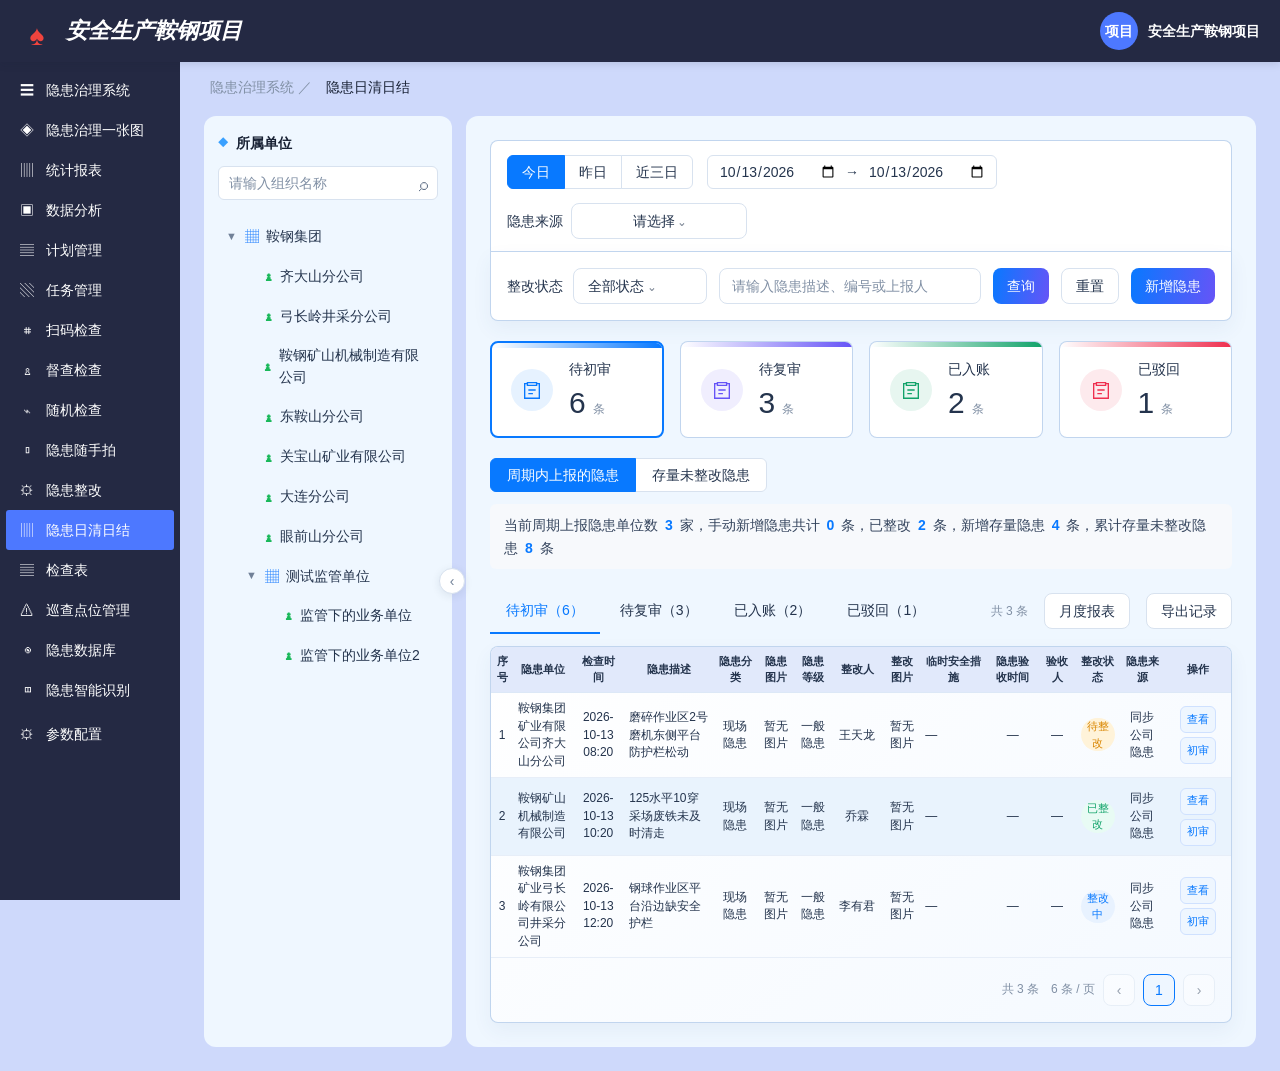
<file: index.html>
<!doctype html>
<html lang="zh-CN"><head><meta charset="utf-8"><meta name="viewport" content="width=device-width,initial-scale=1"><title>待审核台账 · 隐患日清日结</title><style>
:root{--blue:#0879ff;--border:rgba(190,211,238,.95);--text:#24344d;--muted:#8190a5}*{box-sizing:border-box}body{margin:0;background:#ced9fb;color:var(--text);font:14px/1.6 "Microsoft YaHei","PingFang SC",sans-serif}button,input,textarea{font:inherit;font-weight:400}button{cursor:pointer}button:disabled{opacity:.45;cursor:not-allowed}button:focus-visible,input:focus-visible,textarea:focus-visible{outline:2px solid #a9c9ff;outline-offset:2px}.crumb{height:54px;padding:14px 30px;color:var(--muted)}.crumb span{color:#172033;margin-left:10px}
.page{margin:0 24px 24px;padding:24px;background:#eff7ff;border-radius:12px;min-height:calc(100vh - 78px)}.heading{display:flex;justify-content:space-between;align-items:center;margin-bottom:20px}h1,h2,h3{font-weight:400;margin:0;color:#172033}h1{font-size:16px}h2{font-size:16px}h3{font-size:15px;margin:24px 0 14px;display:flex;align-items:center;gap:8px}h3:before{content:"";width:4px;height:14px;background:linear-gradient(#0879ff,#6a4df5);border-radius:9px}.sub{font-size:12px;color:var(--muted);margin-top:4px}.identity{display:flex;align-items:center;gap:10px}.btn,.select{height:36px;border:1px solid #d8e2ef;border-radius:8px;background:white;color:var(--text);padding:0 14px;display:inline-flex;align-items:center;justify-content:center;gap:8px}.btn:hover,.select:hover{border-color:#a9c9ff;background:#eef6ff}.primary{background:linear-gradient(100deg,#0879ff,#6654f7);color:white;border:0}.primary:hover{background:#3d8fff;color:white}.danger{color:#ef2f4f;border-color:#ef2f4f}.stats{display:grid;grid-template-columns:repeat(4,1fr);gap:16px;margin-bottom:20px}.stat{position:relative;text-align:left;border:1px solid var(--border);border-radius:8px;background:white;overflow:hidden;padding:16px 20px;display:flex;gap:16px;align-items:center;color:var(--text)}.stat:before{content:"";position:absolute;left:0;top:0;height:5px;width:100%;background:linear-gradient(90deg,transparent,var(--tone))}.stat.active{border:2px solid var(--tone);padding:15px 19px}.stat .icon{width:42px;height:42px;border-radius:50%;background:color-mix(in srgb,var(--tone) 10%,white);color:var(--tone);display:grid;place-items:center}.icon svg{width:22px;height:22px;fill:none;stroke:currentColor;stroke-width:1.5}.num{font-family:"D-DIN-PRO","Bahnschrift",sans-serif;font-size:30px;font-weight:500;line-height:1.2;margin-top:5px}.num small{font:12px "Microsoft YaHei";color:var(--muted);margin-left:7px}.filters{background:white;border:1px solid var(--border);border-radius:8px;padding:16px;display:flex;gap:12px;flex-wrap:wrap;align-items:center;box-shadow:0 8px 20px rgba(45,87,140,.06)}.field{display:flex;align-items:center;gap:10px;flex:1;min-width:200px}.field .select{flex:1;justify-content:space-between}.search{flex:1.5;min-width:260px;height:36px;border:1px solid #d8e2ef;border-radius:8px;padding:0 12px;background:white;color:var(--text)}input::placeholder,textarea::placeholder{color:var(--muted)}.toolbar{display:flex;justify-content:space-between;align-items:center;margin:20px 0 12px}.tabs{display:flex;gap:4px}.tab{border:0;background:transparent;color:var(--text);padding:10px 16px;border-bottom:2px solid transparent}.tab.active{color:var(--blue);border-color:var(--blue)}.muted{color:var(--muted);font-size:12px}.table-shell{border:1px solid var(--border);border-radius:8px;overflow:hidden;background:linear-gradient(145deg,#fff,#f4f9ff);box-shadow:0 8px 20px rgba(45,87,140,.06)}.scroll{overflow:auto}table{border-collapse:collapse;width:100%;min-width:1380px;table-layout:fixed}th{background:#e1e9fb;color:#526b91;text-align:left;font-weight:400;height:46px;border-bottom:1px solid #dce8f7}td{height:87px;border-bottom:1px solid #e7eef8}th,td{padding:12px 14px;font-size:14px}tbody tr:nth-child(even){background:#e9f3fd}tbody tr:hover{background:#eef6ff}td .muted{display:block;margin-top:4px}.desc{overflow:hidden;display:-webkit-box;-webkit-line-clamp:2;-webkit-box-orient:vertical}.pill{display:inline-block;height:22px;padding:0 10px;font-size:12px;line-height:22px;border-radius:999px;white-space:nowrap}.blue{color:#0879ff;background:#e8f2ff}.purple{color:#6654f7;background:#eeebff}.green{color:#12a36a;background:#e8fbf4}.red{color:#ef2f4f;background:#fff4f5}.orange{color:#d98600;background:#fff3d9}.rowbtn{height:30px;border-radius:6px;border:1px solid #cfe1ff;background:#eef6ff;color:#0879ff;padding:0 10px;white-space:nowrap}.actions{display:flex;gap:8px}.pagination{display:flex;align-items:center;justify-content:flex-end;gap:8px;padding:16px}.pagenum{width:32px;height:32px;padding:0;border-radius:8px;border:1px solid #d8e2ef;background:white;color:var(--text)}.pagenum.active{border-color:#0879ff;color:#0879ff;background:#eef6ff}.empty{text-align:center;padding:65px;color:var(--text)}.empty svg{display:block;margin:0 auto 15px;width:64px;height:64px;stroke:#a9c9ff;fill:#eef6ff;stroke-width:1.5}.overlay{position:fixed;inset:0;background:#17203355;z-index:20;display:flex;justify-content:flex-end}.overlay[hidden]{display:none}.drawer{width:780px;max-width:95vw;background:#fff;display:flex;flex-direction:column;height:100%;box-shadow:-10px 0 40px #17203322}.drawer-head{padding:20px 24px;border-bottom:1px solid #e7eef8;display:flex;justify-content:space-between;align-items:center}.close{font-size:24px;border:0;background:transparent;color:var(--muted)}.drawer-body{padding:0 24px 24px;overflow:auto;flex:1;min-height:0}.footer{padding:16px 24px;border-top:1px solid #e7eef8;display:flex;justify-content:flex-end;gap:12px;background:#fafbfd}.steps{display:flex;padding:24px 0 10px;gap:10px;align-items:center}.step{flex:1;display:flex;gap:10px;align-items:center}.circle{width:30px;height:30px;border-radius:50%;display:grid;place-items:center;background:#eef6ff;color:#0879ff}.step.done .circle{background:#e8fbf4;color:#12a36a}.step.pending{color:var(--muted)}.step.pending .circle{background:#f1f4f8;color:var(--muted)}.line{height:1px;width:28px;background:#d8e2ef}.detail-grid{display:grid;grid-template-columns:100px 1fr 85px 1fr;gap:16px 10px;background:#fafbfd;border:1px solid var(--border);border-radius:8px;padding:18px}.label{color:var(--muted)}.wide{grid-column:2/5}.timeline{border-left:1px solid #d8e2ef;margin:12px 0 12px 6px;padding-left:22px}.event{position:relative;margin-bottom:18px}.event:before{content:"";width:8px;height:8px;background:#0879ff;border:3px solid #eef6ff;border-radius:50%;position:absolute;left:-29px;top:5px}.event p{margin:5px 0 0}.note{width:100%;height:90px;resize:vertical;border:1px solid #d8e2ef;border-radius:8px;padding:10px;color:var(--text)}.reviewer-line{display:flex;justify-content:space-between;margin:12px 0}.error{color:#ef2f4f;font-size:12px;margin-top:8px}.menu{position:fixed;background:white;border:1px solid var(--border);padding:5px;border-radius:8px;box-shadow:0 8px 20px #24344d20;z-index:50;min-width:160px}.menu button{display:block;width:100%;text-align:left;border:0;background:white;color:var(--text);padding:8px 12px;border-radius:4px}.menu button:hover{background:#eef6ff;color:#0879ff}.toast{position:fixed;left:50%;top:25px;transform:translateX(-50%);background:#fff;border:1px solid var(--border);border-radius:8px;box-shadow:0 8px 20px #24344d20;padding:12px 24px;z-index:100}.toast[hidden]{display:none}
@media(max-width:900px){.stats{grid-template-columns:repeat(2,1fr)}.page{margin:0 12px 12px;padding:16px}.heading{align-items:flex-start;gap:12px}.identity{flex-wrap:wrap;justify-content:flex-end}.toolbar{flex-wrap:wrap}.detail-grid{grid-template-columns:90px 1fr}.wide{grid-column:2}.tabs{flex-wrap:wrap}}
</style><style>
.workspace{display:flex;gap:14px;margin:0 24px 24px;min-height:calc(100vh - 78px)}.page{margin:0;padding:24px;background:#eff7ff;border-radius:12px;min-width:0;flex:1}.org-panel{position:relative;width:248px;flex:0 0 248px;background:#eff7ff;border-radius:12px;padding:16px 14px;transition:.25s ease}.org-panel.collapsed{width:0;flex-basis:0;padding-left:0;padding-right:0}.org-panel.collapsed .org-inner{display:none}.org-title{display:flex;align-items:center;gap:8px;font-weight:600;color:#172033;margin-bottom:12px}.org-title:before{content:"◆";font-size:10px;color:#39a0ff}.org-search{width:100%;height:34px;border:1px solid #d8e2ef;border-radius:6px;padding:0 32px 0 10px;background:white}.org-search-wrap{position:relative;margin-bottom:12px}.org-search-wrap:after{content:"⌕";position:absolute;right:10px;top:4px;font-size:18px;color:#66758b}.org-tree{height:calc(100vh - 190px);min-height:520px;overflow:auto;padding:4px 0}.tree-list,.tree-children{list-style:none;margin:0;padding:0}.tree-children{padding-left:20px}.tree-node{margin:2px 0}.tree-row{min-height:36px;width:100%;border:0;background:transparent;border-radius:6px;padding:7px 8px;display:flex;align-items:center;gap:7px;text-align:left;color:var(--text)}.tree-row:hover{background:#e2f0ff}.tree-row.selected{background:#d6eaff;color:#0879ff}.caret{width:12px;color:#718198;font-size:11px;transition:transform .2s}.tree-node.closed>.tree-children{display:none}.tree-node.closed>.tree-row .caret{transform:rotate(-90deg)}.org-icon{color:#19b85a;font-size:15px}.group-icon{color:#3189ff}.sidebar-toggle{position:absolute;right:-13px;top:50%;transform:translateY(-50%);width:26px;height:26px;border-radius:50%;border:1px solid #d8e2ef;background:white;color:#718198;padding:0;z-index:3;box-shadow:0 2px 8px #24344d18}.org-panel.collapsed .sidebar-toggle{right:-27px}.org-panel.collapsed .sidebar-toggle span{display:inline-block;transform:rotate(180deg)}
@media(max-width:900px){.workspace{margin:0 12px 12px}.page{margin:0}.org-panel{position:absolute;z-index:10;left:12px;box-shadow:0 8px 30px #24344d22}}
</style><style>
.advanced-filters{background:#fff;border:1px solid var(--border);border-radius:8px 8px 0 0;padding:14px 16px 12px;display:flex;gap:14px;flex-wrap:wrap;align-items:center;border-bottom:0}.quick-dates{display:flex}.quick-date{height:34px;padding:0 14px;border:1px solid #d8e2ef;background:#fff;color:var(--text);margin-left:-1px}.quick-date:first-child{margin-left:0;border-radius:6px 0 0 6px}.quick-date:last-child{border-radius:0 6px 6px 0}.quick-date.active{background:#0879ff;color:#fff;border-color:#0879ff;position:relative}.date-range{height:34px;display:flex;align-items:center;gap:8px;padding:0 10px;border:1px solid #d8e2ef;border-radius:6px;background:#fff}.date-range input{border:0;outline:0;color:var(--text);background:transparent}.advanced-field{display:flex;align-items:center;gap:8px;min-width:240px}.advanced-field .select{flex:1}.filters{border-radius:0 0 8px 8px}.dataset-bar{display:flex;justify-content:space-between;align-items:center;margin:14px 0 10px;gap:12px;flex-wrap:wrap}.dataset-tabs{display:flex}.dataset-tab{height:34px;padding:0 16px;border:1px solid #d8e2ef;background:#fff;color:var(--text);margin-left:-1px}.dataset-tab:first-child{margin-left:0;border-radius:6px 0 0 6px}.dataset-tab:last-child{border-radius:0 6px 6px 0}.dataset-tab.active{background:#0879ff;color:#fff;border-color:#0879ff;position:relative}.data-overview{background:#f7f9fc;border-radius:6px;padding:10px 14px;color:#34445d;flex:1;min-width:520px}.data-overview b{color:#0879ff;margin:0 3px}.source-badge{display:inline-flex;align-items:center;gap:4px}.source-badge:before{content:"";width:6px;height:6px;border-radius:50%;background:#6654f7}
@media(max-width:900px){.advanced-field{min-width:100%}.date-range{width:100%;justify-content:space-between}.data-overview{min-width:100%}}
</style><style>
.crumb-link{border:0;background:transparent;color:#0879ff;padding:0 8px}.config-view{margin:0 24px 24px;min-height:calc(100vh - 78px);background:#eff7ff;border-radius:12px;padding:20px}.config-view[hidden]{display:none}.config-head{display:flex;align-items:center;justify-content:space-between;margin-bottom:14px}.config-tabs{display:flex;align-items:flex-end}.config-tab{height:42px;padding:0 22px;border:0;background:#fff;color:#24344d;font-size:16px;clip-path:polygon(0 0,88% 0,100% 100%,0 100%)}.config-tab.active{background:#4d78ff;color:#fff}.flow-card{background:#fff;border-radius:10px;padding:16px;min-height:calc(100vh - 165px)}.flow-actions{display:flex;justify-content:flex-end;margin-bottom:14px}.flow-table{min-width:900px}.flow-table th{background:#e8eaee;color:#2d3645}.flow-table td{height:48px}.link-btn{border:0;background:transparent;color:#0879ff;padding:3px 6px}.flow-drawer-overlay{position:fixed;inset:0;background:#17203355;z-index:120;display:flex;justify-content:flex-end}.flow-drawer-overlay[hidden],.node-modal-overlay[hidden]{display:none}.flow-drawer{width:760px;max-width:96vw;height:100%;background:#fff;display:flex;flex-direction:column;box-shadow:-10px 0 40px #17203322}.flow-drawer-body{flex:1;overflow:auto;padding:16px 24px}.section-box{border:1px solid #dfe5ee;border-radius:6px;margin-bottom:24px}.section-title{padding:12px 16px;border-bottom:1px solid #dfe5ee;font-size:15px;font-weight:600}.form-grid{padding:16px;display:grid;grid-template-columns:90px 1fr 90px 1fr;gap:16px 12px;align-items:center}.required:before{content:"*";color:#ef2f4f;margin-right:4px}.form-control{width:100%;height:36px;border:1px solid #d8e2ef;border-radius:4px;padding:0 10px;background:#fff}.flow-textarea{grid-column:2/5;height:72px;padding:9px 10px;resize:vertical}.node-head{display:flex;align-items:center;justify-content:space-between}.node-table{min-width:0}.node-table td,.node-table th{height:42px;padding:8px 10px}.node-modal-overlay{position:fixed;inset:0;background:#17203388;z-index:140;display:grid;place-items:center}.node-modal{width:390px;max-width:92vw;background:#fff;border-radius:10px;box-shadow:0 18px 60px #17203335}.node-modal-body{padding:22px 30px 28px}.node-form-row{display:grid;grid-template-columns:70px 1fr;align-items:center;gap:12px;margin-bottom:18px}.char-count{position:absolute;right:8px;top:8px;color:#8190a5;font-size:12px}.input-wrap{position:relative}.config-empty{padding:80px;text-align:center;color:#8190a5}
@media(max-width:900px){.config-view{margin:0 12px 12px;padding:12px}.form-grid{grid-template-columns:88px 1fr}.flow-textarea{grid-column:2}.flow-drawer{width:100%}}
</style><style>
body{padding-top:62px}.app-header{position:fixed;z-index:200;left:0;right:0;top:0;height:62px;background:#242943;color:#fff;display:flex;align-items:center;justify-content:space-between;padding:0 20px;box-shadow:0 2px 8px #17203322}.brand{display:flex;align-items:center;gap:12px;font-size:22px;font-weight:700;font-style:italic}.brand-mark{width:34px;height:34px;display:grid;place-items:center;color:#f0443e;font-size:28px}.project-info{display:flex;align-items:center;gap:10px;font-weight:600}.project-badge{width:38px;height:38px;border-radius:50%;background:#4d78ff;display:grid;place-items:center}.app-menu{position:fixed;z-index:190;left:0;top:62px;bottom:0;width:180px;background:#242943;color:#fff;padding:8px 6px;overflow:auto}.menu-item{width:100%;height:40px;border:0;background:transparent;color:#fff;display:flex;align-items:center;gap:10px;padding:0 12px;border-radius:3px;text-align:left}.menu-item:hover{background:#323955}.menu-item.active{background:#4d78ff}.menu-icon{width:18px;text-align:center}.menu-spacer{height:4px}.crumb{margin-left:180px}.workspace{margin-left:204px}.config-view{margin-left:204px}.crumb-link{display:none}.config-head>#backLedger{display:none}
@media(max-width:900px){.app-menu{width:58px}.menu-item{padding:0 14px}.menu-label{display:none}.crumb{margin-left:58px}.workspace,.config-view{margin-left:70px}.brand{font-size:17px}.project-info>span:last-child{display:none}}
</style><style>.workspace[hidden]{display:none!important}.flow-form-grid{grid-template-columns:90px 1fr}.flow-form-grid .flow-textarea{grid-column:2}.person-picker-overlay{position:fixed;inset:0;background:#17203388;z-index:160;display:grid;place-items:center}.person-picker-overlay[hidden]{display:none}.person-picker{width:520px;max-width:94vw;max-height:82vh;background:#fff;border-radius:10px;display:flex;flex-direction:column;box-shadow:0 18px 60px #17203344}.person-picker-body{padding:18px 22px;overflow:auto}.person-list{margin-top:14px;border:1px solid #e1e8f2;border-radius:6px;max-height:330px;overflow:auto}.person-option{display:grid;grid-template-columns:28px 1fr auto;align-items:center;padding:11px 12px;border-bottom:1px solid #edf1f7;cursor:pointer}.person-option:last-child{border-bottom:0}.person-option:hover{background:#eef6ff}.person-meta{color:#8190a5;font-size:12px}.selected-people{margin-top:12px;padding:10px 12px;background:#f4f8ff;border-radius:6px;color:#526b91}</style>
<style>
.person-picker{width:1120px;height:720px;max-height:92vh}.person-picker-body{display:flex;flex-direction:column;min-height:0;flex:1}.selected-line{display:flex;align-items:center;gap:10px;margin-bottom:12px}.selected-line .selected-people{margin:0;min-height:36px;flex:1;background:#fff;border:1px solid #d8e2ef;padding:7px 10px}.picker-layout{display:grid;grid-template-columns:280px 1fr;gap:12px;min-height:0;flex:1}.picker-org,.picker-results{border:1px solid #dfe5ee;border-radius:4px;min-height:0}.picker-org{padding:12px;display:flex;flex-direction:column}.picker-org-tabs{display:grid;grid-template-columns:repeat(3,1fr);margin:12px -12px 0;border-bottom:1px solid #dfe5ee}.picker-org-tabs button{height:42px;border:0;background:#fff;font-size:15px}.picker-org-tabs button.active{font-weight:600;color:#172033;border-bottom:2px solid #0879ff}.picker-org-tree{padding-top:8px;overflow:auto}.org-choice{width:100%;min-height:36px;border:0;background:#fff;text-align:left;padding:7px 8px;color:#24344d}.org-choice:hover,.org-choice.active{background:#e4efff;color:#0879ff}.org-choice.child{padding-left:26px}.picker-results{padding:12px;display:flex;flex-direction:column}.picker-search{display:flex;justify-content:flex-end;margin-bottom:8px}.picker-search input{max-width:430px;border-radius:4px 0 0 4px}.picker-search button{border-radius:0 4px 4px 0}.person-table-wrap{border:1px solid #e1e8f2;flex:1;overflow:auto}.person-table{min-width:720px}.person-table th{height:38px;background:#e8ebf1}.person-table td{height:42px;padding:8px 10px}.picker-pagination{display:flex;justify-content:flex-end;align-items:center;gap:7px;padding-top:10px;color:#526b91}.picker-pagination .pagenum{width:28px;height:28px}.person-picker>.footer{flex:0 0 auto}@media(max-width:900px){.person-picker{width:96vw;height:86vh}.picker-layout{grid-template-columns:220px 1fr}}
</style><style>.person-picker-overlay{z-index:320}.config-tabs .config-tab:first-child{order:2}.config-tabs .config-tab:last-child{order:1}.table-shell .scroll{overflow-x:hidden}.table-shell table{width:100%!important;min-width:0!important;table-layout:fixed}.table-shell col{width:auto!important}.table-shell col:nth-child(1){width:4%!important}.table-shell col:nth-child(2){width:15%!important}.table-shell col:nth-child(3){width:21%!important}.table-shell col:nth-child(4){width:9%!important}.table-shell col:nth-child(5){width:9%!important}.table-shell col:nth-child(6){width:8%!important}.table-shell col:nth-child(7){width:12%!important}.table-shell col:nth-child(8){width:9%!important}.table-shell col:nth-child(9){width:7%!important}.table-shell col:nth-child(10){width:13%!important}.table-shell th,.table-shell td{padding:10px 8px;word-break:break-word}.table-shell td{height:72px}.table-shell .actions{flex-wrap:wrap;gap:5px}.table-shell .rowbtn{padding:0 8px}@media(max-width:1500px){.table-shell th:nth-child(1),.table-shell td:nth-child(1),.table-shell th:nth-child(6),.table-shell td:nth-child(6),.table-shell th:nth-child(9),.table-shell td:nth-child(9){display:none}.table-shell col:nth-child(1),.table-shell col:nth-child(6),.table-shell col:nth-child(9){width:0!important}.table-shell col:nth-child(2){width:18%!important}.table-shell col:nth-child(3){width:25%!important}.table-shell col:nth-child(4){width:10%!important}.table-shell col:nth-child(5){width:11%!important}.table-shell col:nth-child(7){width:15%!important}.table-shell col:nth-child(8){width:10%!important}.table-shell col:nth-child(10){width:14%!important}}@media(max-width:1100px){.table-shell th:nth-child(4),.table-shell td:nth-child(4),.table-shell th:nth-child(7),.table-shell td:nth-child(7){display:none}.table-shell col:nth-child(4),.table-shell col:nth-child(7){width:0!important}.table-shell col:nth-child(2){width:26%!important}.table-shell col:nth-child(3){width:32%!important}.table-shell col:nth-child(5){width:16%!important}.table-shell col:nth-child(8){width:12%!important}.table-shell col:nth-child(10){width:18%!important}}</style>
<style>.flow-meaning-count{text-align:right;color:#8190a5;font-size:12px;margin:-12px 12px 8px 0;grid-column:2}.overlay{top:62px;height:calc(100vh - 62px)}.toast{z-index:1000;max-width:calc(100vw - 32px)}</style></head><body>

<header class="app-header"><div class="brand"><span class="brand-mark">♠</span><span>安全生产鞍钢项目</span></div><div class="project-info"><span class="project-badge">项目</span><span>安全生产鞍钢项目</span></div></header>
<aside class="app-menu" aria-label="系统主菜单"><button class="menu-item"><span class="menu-icon">☰</span><span class="menu-label">隐患治理系统</span></button><button class="menu-item"><span class="menu-icon">◈</span><span class="menu-label">隐患治理一张图</span></button><button class="menu-item"><span class="menu-icon">▥</span><span class="menu-label">统计报表</span></button><button class="menu-item"><span class="menu-icon">▣</span><span class="menu-label">数据分析</span></button><button class="menu-item"><span class="menu-icon">▤</span><span class="menu-label">计划管理</span></button><button class="menu-item"><span class="menu-icon">▧</span><span class="menu-label">任务管理</span></button><button class="menu-item"><span class="menu-icon">⌗</span><span class="menu-label">扫码检查</span></button><button class="menu-item"><span class="menu-icon">♙</span><span class="menu-label">督查检查</span></button><button class="menu-item"><span class="menu-icon">⌁</span><span class="menu-label">随机检查</span></button><button class="menu-item"><span class="menu-icon">▯</span><span class="menu-label">隐患随手拍</span></button><button class="menu-item"><span class="menu-icon">⚙</span><span class="menu-label">隐患整改</span></button><button class="menu-item active" id="menuLedger"><span class="menu-icon">▥</span><span class="menu-label">隐患日清日结</span></button><button class="menu-item"><span class="menu-icon">▤</span><span class="menu-label">检查表</span></button><button class="menu-item"><span class="menu-icon">⚠</span><span class="menu-label">巡查点位管理</span></button><button class="menu-item"><span class="menu-icon">◉</span><span class="menu-label">隐患数据库</span></button><button class="menu-item"><span class="menu-icon">◫</span><span class="menu-label">隐患智能识别</span></button><div class="menu-spacer"></div><button class="menu-item" id="menuParams"><span class="menu-icon">⚙</span><span class="menu-label">参数配置</span></button></aside>
<div class="crumb" id="breadcrumb">隐患治理系统 ／ <span>隐患日清日结</span><button class="crumb-link" id="openFlow">参数配置 / 流程配置</button></div>
<div class="workspace"><aside class="org-panel" id="orgPanel"><div class="org-inner"><div class="org-title">所属单位</div><div class="org-search-wrap"><input class="org-search" id="orgSearch" aria-label="搜索组织" placeholder="请输入组织名称"></div><nav class="org-tree" aria-label="组织树"><ul class="tree-list"><li class="tree-node"><button class="tree-row" data-unit=""><span class="caret">▼</span><span class="group-icon">▦</span><span>鞍钢集团</span></button><ul class="tree-children"><li class="tree-node"><button class="tree-row" data-unit="鞍钢集团矿业有限公司齐大山分公司"><span class="caret"></span><span class="org-icon">♟</span><span>齐大山分公司</span></button></li><li class="tree-node"><button class="tree-row" data-unit="鞍钢集团矿业弓长岭有限公司井采分公司"><span class="caret"></span><span class="org-icon">♟</span><span>弓长岭井采分公司</span></button></li><li class="tree-node"><button class="tree-row" data-unit="鞍钢矿山机械制造有限公司"><span class="caret"></span><span class="org-icon">♟</span><span>鞍钢矿山机械制造有限公司</span></button></li><li class="tree-node"><button class="tree-row" data-unit="东鞍山分公司"><span class="caret"></span><span class="org-icon">♟</span><span>东鞍山分公司</span></button></li><li class="tree-node"><button class="tree-row" data-unit="关宝山矿业有限公司"><span class="caret"></span><span class="org-icon">♟</span><span>关宝山矿业有限公司</span></button></li><li class="tree-node"><button class="tree-row" data-unit="大连分公司"><span class="caret"></span><span class="org-icon">♟</span><span>大连分公司</span></button></li><li class="tree-node"><button class="tree-row" data-unit="眼前山分公司"><span class="caret"></span><span class="org-icon">♟</span><span>眼前山分公司</span></button></li><li class="tree-node"><button class="tree-row"><span class="caret">▼</span><span class="group-icon">▦</span><span>测试监管单位</span></button><ul class="tree-children"><li class="tree-node"><button class="tree-row" data-unit="监管下的业务单位"><span class="caret"></span><span class="org-icon">♟</span><span>监管下的业务单位</span></button></li><li class="tree-node"><button class="tree-row" data-unit="监管下的业务单位2"><span class="caret"></span><span class="org-icon">♟</span><span>监管下的业务单位2</span></button></li></ul></li></ul></li></ul></nav></div><button class="sidebar-toggle" id="sidebarToggle" aria-label="收起组织树" title="收起组织树"><span>‹</span></button></aside><main class="page">
<div class="heading" hidden style="display:none"><div><h1>待审核台账</h1><div class="sub">隐患日清日结 · 数据核准</div></div><div class="identity"><span class="muted">当前审核人</span><button class="select" id="person">张广利（初审员）⌄</button></div></div><section class="stats" id="stats"></section>
<div class="advanced-filters"><div class="quick-dates" aria-label="快捷时间"><button class="quick-date active" data-days="0">今日</button><button class="quick-date" data-days="1">昨日</button><button class="quick-date" data-days="2">近三日</button></div><div class="date-range"><input type="date" id="dateStart" aria-label="开始日期"><span>→</span><input type="date" id="dateEnd" aria-label="结束日期"></div><div class="advanced-field"><span>隐患来源</span><button class="select" id="source">全部来源 ⌄</button></div></div>
<div class="filters"><button class="select" id="unit" style="display:none">全部单位 ⌄</button><div class="field"><span>整改状态</span><button class="select" id="rectify">全部状态 ⌄</button></div><input class="search" id="keyword" aria-label="搜索隐患" placeholder="请输入隐患描述、编号或上报人"><button class="btn primary" id="query">查询</button><button class="btn" id="reset">重置</button></div>
<div class="dataset-bar"><div class="dataset-tabs"><button class="dataset-tab active" data-mode="period">周期内上报的隐患</button><button class="dataset-tab" data-mode="stock">存量未整改隐患</button></div><div class="data-overview" id="dataOverview"></div></div>
<div class="toolbar"><div class="tabs" id="tabs"></div><div style="display:flex;gap:16px;align-items:center"><span class="muted" id="summary"></span><button class="btn" id="export">导出当前列表</button></div></div><section class="table-shell"><div class="scroll"><table><colgroup><col style="width:64px"><col style="width:195px"><col style="width:235px"><col style="width:115px"><col style="width:110px"><col style="width:130px"><col style="width:160px"><col style="width:120px"><col style="width:135px"><col style="width:150px"></colgroup><thead><tr><th>序号</th><th>隐患单位</th><th>隐患描述</th><th>隐患等级</th><th>整改状态</th><th>上报人</th><th>上报时间</th><th>审核状态</th><th>初审人</th><th>操作</th></tr></thead><tbody id="rows"></tbody></table><div id="empty" hidden class="empty"><svg viewBox="0 0 64 64"><path d="M13 10h28l10 10v34H13z"/><path d="M41 10v12h10M22 33h20M22 42h14"/></svg>暂无符合条件的台账<div class="sub">请调整筛选条件后重试</div></div></div><div class="pagination" id="pagination"></div></section>
</main></div>
<section class="config-view" id="flowView" hidden><div class="config-head"><div class="config-tabs"><button class="config-tab active">流程配置</button><button class="config-tab">参数配置</button></div><button class="btn" id="backLedger">返回待审核台账</button></div><div class="flow-card"><div class="flow-actions"><button class="btn primary" id="newFlow">新增流程</button></div><div class="scroll"><table class="flow-table"><colgroup><col style="width:260px"><col><col style="width:130px"><col style="width:130px"></colgroup><thead><tr><th>菜单分类</th><th>流程释义</th><th>审批节点个数</th><th>操作</th></tr></thead><tbody id="flowRows"></tbody></table></div></div></section>
<div class="flow-drawer-overlay" id="flowOverlay" hidden><section class="flow-drawer" role="dialog" aria-modal="true" aria-labelledby="flowDrawerTitle"><header class="drawer-head"><h2 id="flowDrawerTitle">新增审批流程</h2><button class="close" id="closeFlow" aria-label="关闭流程编辑">×</button></header><div class="flow-drawer-body"><div class="section-box"><div class="section-title">流程基本信息</div><div class="form-grid flow-form-grid"><label class="required" for="flowModule">菜单分类</label><select class="form-control" id="flowModule"><option>隐患日清日结</option><option>项目管理</option><option>设备设施固废危废</option><option>指标监测</option><option>环保培训</option><option>文件台账</option><option>采购管理</option></select><label class="required" for="flowMeaning">流程释义</label><textarea class="form-control flow-textarea" id="flowMeaning" maxlength="200" placeholder="请输入流程释义"></textarea></div></div><div class="section-box"><div class="section-title node-head"><span class="required">审批节点（支持节点拖拽排序）</span><button class="btn primary" id="addNode">新增</button></div><div style="padding:16px"><table class="node-table"><thead><tr><th>审批节点</th><th>审批人</th><th>操作</th></tr></thead><tbody id="nodeRows"></tbody></table><div class="config-empty" id="nodeEmpty">暂无审批节点，请点击“新增”添加</div></div></div></div><footer class="footer"><button class="btn" id="cancelFlow">取消</button><button class="btn primary" id="saveFlow">确定</button></footer></section></div>
<div class="node-modal-overlay" id="nodeOverlay" hidden><section class="node-modal" role="dialog" aria-modal="true" aria-labelledby="nodeTitle"><header class="drawer-head"><h2 id="nodeTitle">新增审批节点</h2><button class="close" id="closeNode" aria-label="关闭节点编辑">×</button></header><div class="node-modal-body"><div class="node-form-row"><label class="required" for="approvalNodeName">审批节点</label><div class="input-wrap"><input class="form-control" id="approvalNodeName" maxlength="15"><span class="char-count" id="nodeCount">0 / 15</span></div></div><div class="node-form-row"><label class="required" for="nodeApprover">审批人</label><select class="form-control" id="nodeApprover"><option>系统管理员</option><option>主管理员</option><option>企业管理员</option><option>安全管理员</option><option>环保管理员</option><option>单位安全负责人</option><option>部门负责人</option><option value="__custom__">自定义人员…</option></select></div><div class="footer" style="padding:16px 0 0"><button class="btn" id="cancelNode">取消</button><button class="btn primary" id="saveNode">确定</button></div></div></section></div>
<div class="person-picker-overlay" id="personPicker" hidden><section class="person-picker" role="dialog" aria-modal="true" aria-labelledby="personPickerTitle"><header class="drawer-head"><h2 id="personPickerTitle">选择审批人员</h2><button class="close" id="closePersonPicker" aria-label="关闭选人组件">×</button></header><div class="person-picker-body"><div class="selected-line"><span>已选人员：</span><div class="selected-people" id="selectedPeople">暂未选择人员</div></div><div class="picker-layout"><aside class="picker-org"><input class="form-control" id="orgPickerSearch" placeholder="搜索组织"><div class="picker-org-tabs"><button class="active">组织架构</button><button>承租方</button><button>相关方</button></div><div class="picker-org-tree"><button class="org-choice active" data-dept="">▾　▦ 鞍钢集团矿业有限公司</button><button class="org-choice child" data-dept="齐大山">♟ 齐大山选矿厂</button><button class="org-choice child" data-dept="安全环保部">♟ 安全环保部</button><button class="org-choice child" data-dept="弓长岭">♟ 弓长岭井采分公司</button><button class="org-choice child" data-dept="矿山机械">♟ 矿山机械制造有限公司</button><button class="org-choice child" data-dept="生产管理部">♟ 生产管理部</button></div></aside><section class="picker-results"><div class="picker-search"><input class="form-control" id="personSearch" placeholder="请输入姓名、账号、手机号或岗位"><button class="btn primary" aria-label="搜索审批人员">搜索</button></div><div class="person-table-wrap"><table class="person-table"><thead><tr><th style="width:42px"><input type="checkbox" id="selectAllPeople" aria-label="全选人员"></th><th>姓名</th><th>单位名称</th><th>账号</th><th>手机号</th><th>岗位</th></tr></thead><tbody id="personList"></tbody></table></div><div class="picker-pagination"><span id="personTotal">共 0 条</span><button class="pagenum" disabled>‹</button><button class="pagenum active">1</button><button class="pagenum">2</button><button class="pagenum">3</button><button class="pagenum">›</button><span>10 / 页</span></div></section></div></div><footer class="footer"><button class="btn" id="cancelPersonPicker">关闭</button><button class="btn primary" id="confirmPersonPicker">确认</button></footer></section></div>

<div class="overlay" id="overlay" hidden><section class="drawer" role="dialog" aria-modal="true" aria-labelledby="drawerTitle"><header class="drawer-head"><div><h2 id="drawerTitle">隐患审核</h2><div class="sub" id="recordNo"></div></div><button class="close" aria-label="关闭" id="close">×</button></header><div class="drawer-body" id="detail"></div><footer class="footer" id="footer"></footer></section></div><div class="toast" hidden id="toast" role="status"></div>

<script>

const names=['待初审','待复审','已入账','已退回'],tones=['#0879ff','#6654f7','#12a36a','#ef2f4f'],classes=['blue','purple','green','red'];
const units=['鞍钢集团矿业有限公司齐大山分公司','鞍钢集团矿业弓长岭有限公司井采分公司','鞍钢矿山机械制造有限公司'];
const descriptions=['磨碎作业区2号磨机东侧平台防护栏松动','140米水平230巷1号掘进作业面照明不足','125水平10穿采场废铁未及时清走','钢球作业区80烧车床废弃卷筒未清理','钢球作业区平台沿边缺安全护栏','50米水平10穿采场顶板存在浮石','主井304液压站油位已到下限需补充液压油','运输巷道电缆敷设不规范','破碎车间消防通道被物料占用','检修平台安全警示标识缺失','配电箱接地线连接松动','设备传动部位防护罩破损'];
const seed=()=>descriptions.map((desc,i)=>({id:'YH-20261013-'+String(i+1).padStart(3,'0'),unit:units[i%3],desc,level:i===5?'重大隐患':'一般隐患',rectify:['待整改','整改中','已整改'][i%3],reporter:['王天龙','李有君','乔霖'][i%3],time:'2026-10-'+(i%2?'12':'13')+' '+String(8+i%8).padStart(2,'0')+':'+(i%2?'35':'20'),status:i<6?0:i<9?1:i<11?2:3,first:i>=6?'张广利':'',history:i<6?[]:i<9?[{who:'张广利',action:'初审通过',time:'2026-10-13 10:25',note:'已核对上报单位、隐患描述及整改情况，资料完整。'}]:i<11?[{who:'张广利',action:'初审通过',time:'2026-10-13 09:20',note:'隐患信息核对无误。'},{who:'王志磊',action:'复审通过，正式入账',time:'2026-10-13 11:10',note:'核准通过。'}]:[{who:'张广利',action:'初审退回',time:'2026-10-13 09:40',note:'请补充防护罩破损位置及整改责任人。'}]}));
let data;try{data=JSON.parse(localStorage.getItem('hazard-review-v1'))||seed();if(!Array.isArray(data)||!data.length)data=seed()}catch{data=seed()}let current=0,person='张广利',unit='',rectify='',keyword='',source='',datasetMode='period',dateStart='2026-10-13',dateEnd='2026-10-13',page=1,selected=null,lastFocus;const $=id=>document.getElementById(id),esc=s=>String(s).replace(/[&<>"']/g,c=>({'&':'&amp;','<':'&lt;','>':'&gt;','"':'&quot;',"'":'&#39;'}[c]));
function sourceFor(d){if(d.source==='同步公司隐患'||d.source==='手动新增')return d.source;let n=parseInt(d.id.slice(-3),10)||0;return n%2?'同步公司隐患':'手动新增'}
function baseMatched(d,includeTime=true){let day=d.time.slice(0,10);return(!unit||d.unit===unit)&&(!source||sourceFor(d)===source)&&(!rectify||d.rectify===rectify)&&(!keyword||[d.desc,d.id,d.reporter].some(v=>v.includes(keyword)))&&(!includeTime||(day>=dateStart&&day<=dateEnd))}
function updateOverview(){let period=data.filter(d=>baseMatched(d,true)),reportedUnits=new Set(period.map(d=>d.unit)).size,self=period.filter(d=>sourceFor(d)==='手动新增').length,rectified=period.filter(d=>d.rectify==='已整改').length,newStock=data.filter(d=>baseMatched(d,false)&&d.time.slice(0,10)<dateStart&&d.rectify!=='已整改').length,totalStock=data.filter(d=>(!unit||d.unit===unit)&&(!source||sourceFor(d)===source)&&d.rectify!=='已整改').length;$('dataOverview').innerHTML=`当前周期上报隐患单位数 <b>${reportedUnits}</b> 家，手动新增隐患共计 <b>${self}</b> 条，已整改 <b>${rectified}</b> 条，新增存量隐患 <b>${newStock}</b> 条，累计存量未整改隐患 <b>${totalStock}</b> 条`}
function filtered(){let result=data.filter(d=>d.status===current&&baseMatched(d,datasetMode==='period')&&(datasetMode==='period'||d.rectify!=='已整改'));updateOverview();return result}
function render(){let counts=names.map((_,i)=>data.filter(d=>d.status===i).length);$('stats').innerHTML=names.map((n,i)=>`<button class="stat ${current===i?'active':''}" style="--tone:${tones[i]}" onclick="changeTab(${i})"><span class="icon"><svg viewBox="0 0 24 24"><path d="M7 4h10v3H7zM7 5H4v16h16V5h-3M8 12h8M8 16h5"/></svg></span><div>${n}<div class="num">${counts[i]}<small>条</small></div></div></button>`).join('');$('tabs').innerHTML=names.map((n,i)=>`<button class="tab ${current===i?'active':''}" onclick="changeTab(${i})">${n}（${counts[i]}）</button>`).join('');let list=filtered(),max=Math.max(1,Math.ceil(list.length/6));page=Math.min(page,max);$('summary').textContent='共 '+list.length+' 条';$('rows').innerHTML=list.slice((page-1)*6,page*6).map((d,i)=>`<tr><td>${(page-1)*6+i+1}</td><td>${esc(d.unit)}</td><td><div class="desc" title="${esc(d.desc)}">${esc(d.desc)}</div><span class="muted">${d.id}</span></td><td><span class="${d.level==='重大隐患'?'red pill':''}">${d.level}</span></td><td><span class="pill ${d.rectify==='已整改'?'green':d.rectify==='待整改'?'orange':'blue'}">${d.rectify}</span></td><td>${d.reporter}</td><td>${d.time}</td><td><span class="pill ${classes[d.status]}">${names[d.status]}</span></td><td>${d.first||'—'}</td><td><div class="actions"><button class="rowbtn" onclick="openRecord('${d.id}',false)">查看</button>${d.status<2?`<button class="rowbtn" onclick="openRecord('${d.id}',true)">${d.status===0?'初审':'复审'}</button>`:''}</div></td></tr>`).join('');$('empty').hidden=!!list.length;$('pagination').innerHTML=`<span class="muted">共 ${list.length} 条　6 条 / 页</span><button class="pagenum" ${page===1?'disabled':''} onclick="goPage(-1)" aria-label="上一页">‹</button>`+Array.from({length:max},(_,i)=>`<button class="pagenum ${page===i+1?'active':''}" onclick="page=${i+1};render()">${i+1}</button>`).join('')+`<button class="pagenum" ${page===max?'disabled':''} onclick="goPage(1)" aria-label="下一页">›</button>`}
function changeTab(i){current=i;page=1;render()}function goPage(n){page+=n;render()}
function menu(button,options,callback){document.querySelector('.menu')?.remove();let m=document.createElement('div');m.className='menu';let r=button.getBoundingClientRect();m.style.left=Math.min(r.left,innerWidth-240)+'px';m.style.top=r.bottom+5+'px';options.forEach(([label,value])=>{let b=document.createElement('button');b.textContent=label;b.onclick=e=>{e.stopPropagation();callback(value,label);m.remove()};m.append(b)});document.body.append(m)}document.addEventListener('click',e=>{if(!e.target.closest('.select,.menu'))document.querySelector('.menu')?.remove()});
$('person').onclick=()=>menu($('person'),[['张广利（初审员）','张广利'],['王志磊（复审员）','王志磊']],(v,l)=>{person=v;$('person').textContent=l+' ⌄'});$('unit').onclick=()=>menu($('unit'),[['全部单位',''],...units.map(u=>[u,u])],(v,l)=>{unit=v;$('unit').textContent=l+' ⌄'});$('rectify').onclick=()=>menu($('rectify'),[['全部状态',''],...['待整改','整改中','已整改'].map(v=>[v,v])],(v,l)=>{rectify=v;$('rectify').textContent=l+' ⌄'});$('query').onclick=()=>{keyword=$('keyword').value.trim();page=1;render()};$('keyword').onkeydown=e=>{if(e.key==='Enter')$('query').click()};$('reset').onclick=()=>{unit=rectify=keyword='';$('keyword').value='';$('unit').textContent='全部单位 ⌄';$('rectify').textContent='全部状态 ⌄';page=1;render()};
function openRecord(id,review){selected=data.find(d=>d.id===id);let d=selected;lastFocus=document.activeElement;let permitted=review&&d.status<2;let blocked=d.status===0?person!=='张广利':person!=='王志磊'||person===d.first;$('drawerTitle').textContent=permitted?(d.status===0?'隐患初审':'隐患复审'):'隐患台账详情';$('recordNo').textContent=d.id;$('detail').innerHTML=`<div class="steps"><div class="step done"><span class="circle">✓</span><div>隐患上报<div class="sub">${d.reporter}</div></div></div><span class="line"></span><div class="step ${d.first?'done':''}"><span class="circle">${d.first?'✓':'1'}</span><div>初审<div class="sub">${d.first||'待核准'}</div></div></div><span class="line"></span><div class="step ${d.status===2?'done':'pending'}"><span class="circle">${d.status===2?'✓':'2'}</span><div>复审入账<div class="sub">${d.status===2?'已完成':'待核准'}</div></div></div></div><h3>隐患信息 <span class="pill ${classes[d.status]}">${names[d.status]}</span></h3><div class="detail-grid"><span class="label">隐患单位</span><span class="wide">${esc(d.unit)}</span><span class="label">隐患描述</span><span class="wide">${esc(d.desc)}</span><span class="label">隐患分类</span><span>现场隐患</span><span class="label">隐患等级</span><span>${d.level}</span><span class="label">上报人</span><span>${d.reporter}</span><span class="label">上报时间</span><span>${d.time}</span><span class="label">隐患来源</span><span>同步公司隐患</span><span class="label">整改状态</span><span>${d.rectify}</span></div><h3>整改信息</h3><div class="detail-grid"><span class="label">整改人</span><span>${d.reporter}</span><span class="label">验收人</span><span>${d.rectify==='已整改'?'王志磊':'—'}</span><span class="label">整改措施</span><span class="wide">${d.rectify==='已整改'?'已完成现场清理、修复及安全检查。':'已安排责任人员处理，落实现场安全防护。'}</span><span class="label">隐患附件</span><span class="wide muted">暂无附件</span><span class="label">整改附件</span><span class="wide muted">暂无附件</span></div><h3>审核记录</h3><div class="timeline"><div class="event">${d.reporter} · 提交上报<div class="sub">${d.time}</div></div>${d.history.map(h=>`<div class="event">${h.who} · ${h.action}<div class="sub">${h.time}</div><p>${esc(h.note)}</p></div>`).join('')}</div>${permitted?`<h3>本次审核</h3><div class="reviewer-line"><span>审核人：${person}</span><span class="muted">${d.status===0?'初审核对':'复审核准'}</span></div>${blocked?'<div class="error">'+(d.status===0?'请切换为初审员张广利后审核。':'请由与初审人不同的复审员王志磊完成复审。')+'</div>':'<textarea class="note" id="opinion" maxlength="500" aria-label="审核意见" placeholder="请输入审核意见（退回时必填，最多500字）"></textarea><div id="error" class="error" role="alert"></div>'}`:''}`;$('footer').innerHTML='<button class="btn" onclick="closeDrawer()">关闭</button>'+(permitted?`<button class="btn danger" ${blocked?'disabled':''} onclick="submitReview(false)">退回上报人</button><button class="btn primary" ${blocked?'disabled':''} onclick="submitReview(true)">${d.status===0?'初审通过':'复审通过并入账'}</button>`:'');$('overlay').hidden=false;document.body.style.overflow='hidden';$('close').focus()}
function closeDrawer(){$('overlay').hidden=true;document.body.style.overflow='';lastFocus?.focus()}$('close').onclick=closeDrawer;$('overlay').onclick=e=>{if(e.target===$('overlay'))closeDrawer()};document.addEventListener('keydown',e=>{if(e.key==='Escape'){closeDrawer();document.querySelector('.menu')?.remove()}if(e.key==='Tab'&&!$('overlay').hidden){let els=[...$('overlay').querySelectorAll('button:not(:disabled),textarea')];if(e.shiftKey&&document.activeElement===els[0]){e.preventDefault();els.at(-1).focus()}else if(!e.shiftKey&&document.activeElement===els.at(-1)){e.preventDefault();els[0].focus()}}});
function submitReview(pass){let d=selected;if(d.status>1||(d.status===0&&person!=='张广利')||(d.status===1&&(person!=='王志磊'||person===d.first)))return;let note=$('opinion').value.trim();if(!pass&&!note){$('error').textContent='请填写退回原因，便于上报人补充或修正。';$('opinion').focus();return}let stage=d.status===0?'初审':'复审';if(!confirm(pass?(d.status===0?'确认初审通过并流转至复审？':'确认复审通过？该隐患将正式入账。'):'确认退回上报人？该隐患不会进入正式台账。'))return;d.history.push({who:person,action:stage+(pass?(d.status===0?'通过':'通过，正式入账'):'退回'),time:new Date().toLocaleString('sv-SE').slice(0,16),note:note||'核准通过。'});if(pass){if(d.status===0)d.first=person;d.status++}else d.status=3;try{localStorage.setItem('hazard-review-v1',JSON.stringify(data))}catch{notify('浏览器存储不可用，本次变更仅在当前页面保留')}closeDrawer();render();notify(pass?(d.status===1?'初审通过，已流转至待复审':'复审通过，已进入正式台账'):'已退回，审核意见已记录')}
let timer;function notify(s){$('toast').textContent=s;$('toast').hidden=false;clearTimeout(timer);timer=setTimeout(()=>$('toast').hidden=true,3000)}$('export').onclick=()=>{if(current!==2){notify('该'+names[current]+'状态下隐患不支持导出');return}let list=filtered();let cell=v=>'"'+String(v).replace(/"/g,'""')+'"';let csv='\ufeff'+[['编号','隐患单位','隐患描述','隐患等级','整改状态','上报人','上报时间','审核状态','初审人'],...list.map(d=>[d.id,d.unit,d.desc,d.level,d.rectify,d.reporter,d.time,names[d.status],d.first])].map(r=>r.map(cell).join(',')).join('\r\n');let url=URL.createObjectURL(new Blob([csv],{type:'text/csv;charset=utf-8'}));let a=document.createElement('a');a.href=url;a.download=names[current]+'台账.csv';a.click();setTimeout(()=>URL.revokeObjectURL(url),1000);notify('已导出当前筛选结果，共 '+list.length+' 条')};render();

document.querySelectorAll('.tree-node:has(>.tree-children)>.tree-row').forEach(row=>row.addEventListener('click',()=>row.parentElement.classList.toggle('closed')));
document.querySelectorAll('.tree-row[data-unit]').forEach(row=>row.addEventListener('click',()=>{document.querySelectorAll('.tree-row').forEach(r=>r.classList.remove('selected'));row.classList.add('selected');unit=row.dataset.unit;$('unit').textContent=(unit||'全部单位')+' ⌄';page=1;render()}));
$('orgSearch').addEventListener('input',e=>{let key=e.target.value.trim().toLowerCase();document.querySelectorAll('.org-tree .tree-node').forEach(node=>{let own=node.querySelector(':scope>.tree-row span:last-child')?.textContent.toLowerCase()||'';let childMatch=[...node.querySelectorAll('.tree-children .tree-row span:last-child')].some(s=>s.textContent.toLowerCase().includes(key));node.style.display=!key||own.includes(key)||childMatch?'':'none';if(key&&childMatch)node.classList.remove('closed')})});
$('sidebarToggle').onclick=()=>{let panel=$('orgPanel'),collapsed=panel.classList.toggle('collapsed');$('sidebarToggle').setAttribute('aria-label',collapsed?'展开组织树':'收起组织树');$('sidebarToggle').title=collapsed?'展开组织树':'收起组织树'};
$('source').onclick=()=>menu($('source'),[['请选择',''],['同步公司隐患','同步公司隐患'],['手动新增','手动新增']],(v,l)=>{source=v;$('source').textContent=l+' ⌄';page=1;render()});
function dateText(d){return d.toISOString().slice(0,10)}
function setDatePreset(days){let end=new Date('2026-10-13T12:00:00Z'),start=new Date(end);if(days===1)end.setUTCDate(end.getUTCDate()-1);start=new Date(end);if(days===2){end=new Date('2026-10-13T12:00:00Z');start=new Date(end);start.setUTCDate(start.getUTCDate()-2)}dateStart=dateText(start);dateEnd=dateText(end);$('dateStart').value=dateStart;$('dateEnd').value=dateEnd;document.querySelectorAll('.quick-date').forEach(b=>b.classList.toggle('active',Number(b.dataset.days)===days));page=1;render()}
document.querySelectorAll('.quick-date').forEach(b=>b.onclick=()=>setDatePreset(Number(b.dataset.days)));
[$('dateStart'),$('dateEnd')].forEach(input=>input.onchange=()=>{dateStart=$('dateStart').value||dateStart;dateEnd=$('dateEnd').value||dateEnd;if(dateStart>dateEnd)[dateStart,dateEnd]=[dateEnd,dateStart];$('dateStart').value=dateStart;$('dateEnd').value=dateEnd;document.querySelectorAll('.quick-date').forEach(b=>b.classList.remove('active'));page=1;render()});
document.querySelectorAll('.dataset-tab').forEach(b=>b.onclick=()=>{datasetMode=b.dataset.mode;document.querySelectorAll('.dataset-tab').forEach(x=>x.classList.toggle('active',x===b));page=1;render()});
$('reset').addEventListener('click',()=>{document.querySelectorAll('.tree-row').forEach(r=>r.classList.remove('selected'));source='';datasetMode='period';$('source').textContent='请选择 ⌄';document.querySelectorAll('.dataset-tab').forEach(b=>b.classList.toggle('active',b.dataset.mode==='period'));setDatePreset(0)});
$('dateStart').value=dateStart;$('dateEnd').value=dateEnd;$('source').textContent='请选择 ⌄';updateOverview();
const defaultFlows=[
{id:1,module:'隐患日清日结',category:'隐患上报',meaning:'隐患日清日结上报及入账',nodes:[{name:'所在单位意见-初审',approver:'主管理员'},{name:'环保部门意见-复审',approver:'王志磊'}]},
{id:2,module:'项目管理',category:'新增项目',meaning:'项目立项',nodes:[{name:'部门负责人审核',approver:'主管理员'},{name:'项目主管复审',approver:'王志磊'}]},
{id:3,module:'项目管理',category:'竣工验收',meaning:'进度维护及竣工验收',nodes:[{name:'竣工验收审批',approver:'主管理员'}]},
{id:4,module:'设备设施固废危废',category:'在线设备',meaning:'在线设备上报',nodes:[{name:'所在单位意见-初审',approver:'主管理员'},{name:'环保部门意见-复审',approver:'王志磊'}]},
{id:5,module:'设备设施固废危废',category:'危险废物报表',meaning:'危险废物报表',nodes:[{name:'单位审核',approver:'主管理员'},{name:'公司审核',approver:'王志磊'}]},
{id:6,module:'指标监测',category:'生态指标监测',meaning:'新生态审核',nodes:[{name:'指标审核',approver:'主管理员'}]},
{id:7,module:'环保培训',category:'辐射人员持证信息上报',meaning:'新增辐射人员持证信息审批',nodes:[{name:'单位审批',approver:'主管理员'},{name:'公司审批',approver:'王志磊'}]}
];
let flows;try{flows=JSON.parse(localStorage.getItem('hazard-flow-config-v1'))||defaultFlows}catch{flows=defaultFlows}flows=flows.filter(f=>f.module==='隐患日清日结');if(!flows.length)flows=[defaultFlows[0]];let editingFlowId=null,editingNodes=[],editingNodeIndex=-1;
function persistFlows(){try{localStorage.setItem('hazard-flow-config-v1',JSON.stringify(flows))}catch{}}
persistFlows();
function renderFlows(){$('flowRows').innerHTML=flows.map(f=>`<tr><td>${esc(f.module)}</td><td>${esc(f.meaning)}</td><td style="text-align:center">${f.nodes.length}</td><td><button class="link-btn" onclick="openFlowEditor(${f.id})">修改</button><button class="link-btn" onclick="deleteFlow(${f.id})">删除</button></td></tr>`).join('')}
function setMainMenu(active){document.querySelectorAll('.app-menu .menu-item').forEach(item=>item.classList.remove('active'));$(active).classList.add('active')}
function showFlowConfig(){$('flowView').hidden=false;document.querySelector('.workspace').hidden=true;$('breadcrumb').innerHTML='隐患治理系统 ／ <span>参数配置</span>';setMainMenu('menuParams');renderFlows();scrollTo(0,0)}
function showLedger(){$('flowView').hidden=true;document.querySelector('.workspace').hidden=false;$('breadcrumb').innerHTML='隐患治理系统 ／ <span>隐患日清日结</span><button class="crumb-link" id="openFlow">参数配置 / 流程配置</button>';$('openFlow').onclick=showFlowConfig;setMainMenu('menuLedger');scrollTo(0,0)}
function renderNodes(){$('nodeRows').innerHTML=editingNodes.map((n,i)=>`<tr draggable="true" data-node-index="${i}"><td>${esc(n.name)}</td><td>${esc(n.approver)}</td><td><button class="link-btn" onclick="openNodeEditor(${i})">编辑</button><button class="link-btn" onclick="removeNode(${i})">删除</button></td></tr>`).join('');$('nodeEmpty').hidden=editingNodes.length>0;let dragIndex=-1;document.querySelectorAll('#nodeRows tr').forEach(tr=>{tr.ondragstart=()=>dragIndex=Number(tr.dataset.nodeIndex);tr.ondragover=e=>e.preventDefault();tr.ondrop=()=>{let to=Number(tr.dataset.nodeIndex),item=editingNodes.splice(dragIndex,1)[0];editingNodes.splice(to,0,item);renderNodes()}})}
function openFlowEditor(id=null){editingFlowId=id;let f=flows.find(x=>x.id===id);$('flowDrawerTitle').textContent=f?'编辑审批流程':'新增审批流程';$('flowModule').value='隐患日清日结';$('flowMeaning').value=f?.meaning||'';if($('flowMeaningCount'))$('flowMeaningCount').textContent=$('flowMeaning').value.length+' / 200';editingNodes=f?f.nodes.map(n=>({...n})):[];renderNodes();$('flowOverlay').hidden=false;document.body.style.overflow='hidden'}
function closeFlowEditor(){$('flowOverlay').hidden=true;document.body.style.overflow=''}
function deleteFlow(id){if(!confirm('确认删除该流程配置？'))return;flows=flows.filter(f=>f.id!==id);persistFlows();renderFlows();notify('流程配置已删除')}
function setApproverValue(value){$('nodeApprover').querySelector('option[data-custom-result]')?.remove();let option=[...$('nodeApprover').options].find(o=>o.value===value);if(!option){option=document.createElement('option');option.value=value;option.textContent=value;option.dataset.customResult='1';$('nodeApprover').append(option)}$('nodeApprover').value=value}
function openNodeEditor(index=-1){editingNodeIndex=index;let n=editingNodes[index];$('nodeTitle').textContent=n?'编辑审批节点':'新增审批节点';$('approvalNodeName').value=n?.name||'';setApproverValue(n?.approver||'主管理员');lastApproverValue=$('nodeApprover').value;$('nodeCount').textContent=$('approvalNodeName').value.length+' / 15';$('nodeOverlay').hidden=false;$('approvalNodeName').focus()}
function closeNodeEditor(){$('nodeOverlay').hidden=true}
function removeNode(index){editingNodes.splice(index,1);renderNodes()}
const systemPeople=[{name:'张广利',dept:'安全环保部',account:'zhangguangli',mobile:'13845123601',role:'初审员'},{name:'王志磊',dept:'安全环保部',account:'wangzhilei',mobile:'13845123602',role:'复审员'},{name:'王天龙',dept:'齐大山选矿厂',account:'wangtianlong',mobile:'15150617379',role:'安全员'},{name:'李有君',dept:'弓长岭井采分公司',account:'liyoujun',mobile:'17756577766',role:'业务负责人'},{name:'乔霖',dept:'矿山机械制造有限公司',account:'qiaolin',mobile:'18651507664',role:'隐患上报人'},{name:'刘海峰',dept:'生产管理部',account:'liuhaifeng',mobile:'19915687203',role:'部门负责人'},{name:'赵明宇',dept:'设备管理部',account:'zhaomingyu',mobile:'15191713646',role:'设备主管'},{name:'孙晓宁',dept:'公司办公室',account:'sunxiaoning',mobile:'16877493314',role:'综合管理员'}];
let selectedPersonNames=new Set(),lastApproverValue='主管理员',personDeptFilter='';
function updateSelectedPeople(){ $('selectedPeople').textContent=selectedPersonNames.size?[...selectedPersonNames].join('、'):'暂未选择人员' }
function renderPersonPicker(){let key=$('personSearch').value.trim().toLowerCase(),list=systemPeople.filter(p=>(!personDeptFilter||p.dept.includes(personDeptFilter))&&[p.name,p.dept,p.account,p.mobile,p.role].some(v=>v.toLowerCase().includes(key)));$('personList').innerHTML=list.map(p=>`<tr><td><input type="checkbox" value="${esc(p.name)}" ${selectedPersonNames.has(p.name)?'checked':''} aria-label="选择${esc(p.name)}"></td><td>${esc(p.name)}</td><td>${esc(p.dept)}</td><td>${esc(p.account)}</td><td>${esc(p.mobile)}</td><td>${esc(p.role)}</td></tr>`).join('')||'<tr><td colspan="6" class="config-empty">未找到匹配人员</td></tr>';$('personTotal').textContent='共 '+list.length+' 条';updateSelectedPeople();document.querySelectorAll('#personList input').forEach(box=>box.onchange=()=>{box.checked?selectedPersonNames.add(box.value):selectedPersonNames.delete(box.value);updateSelectedPeople();$('selectAllPeople').checked=list.length>0&&list.every(p=>selectedPersonNames.has(p.name))});$('selectAllPeople').checked=list.length>0&&list.every(p=>selectedPersonNames.has(p.name));$('selectAllPeople').onchange=()=>{list.forEach(p=>$('selectAllPeople').checked?selectedPersonNames.add(p.name):selectedPersonNames.delete(p.name));renderPersonPicker()}}
function openPersonPicker(){selectedPersonNames=new Set();personDeptFilter='';$('personSearch').value='';document.querySelectorAll('.org-choice').forEach((b,i)=>b.classList.toggle('active',i===0));renderPersonPicker();$('personPicker').hidden=false;$('personSearch').focus()}
function cancelPersonPicker(){$('personPicker').hidden=true;setApproverValue(lastApproverValue)}
$('nodeApprover').onfocus=()=>{if($('nodeApprover').value!=='__custom__')lastApproverValue=$('nodeApprover').value};
$('nodeApprover').onchange=()=>{if($('nodeApprover').value==='__custom__')openPersonPicker();else lastApproverValue=$('nodeApprover').value};
$('personSearch').oninput=renderPersonPicker;$('orgPickerSearch').oninput=e=>{let key=e.target.value.trim();document.querySelectorAll('.org-choice').forEach(b=>b.style.display=!key||b.textContent.includes(key)?'':'none')};document.querySelectorAll('.org-choice').forEach(b=>b.onclick=()=>{personDeptFilter=b.dataset.dept;document.querySelectorAll('.org-choice').forEach(x=>x.classList.toggle('active',x===b));renderPersonPicker()});document.querySelectorAll('.picker-org-tabs button').forEach((b,i)=>b.onclick=()=>{document.querySelectorAll('.picker-org-tabs button').forEach(x=>x.classList.toggle('active',x===b));if(i>0)notify('当前暂无'+b.textContent+'人员数据')});$('closePersonPicker').onclick=$('cancelPersonPicker').onclick=cancelPersonPicker;
$('confirmPersonPicker').onclick=()=>{if(!selectedPersonNames.size){notify('请至少选择一名人员');return}let names=[...selectedPersonNames].join('、');setApproverValue(names);lastApproverValue=names;$('personPicker').hidden=true};
$('openFlow').onclick=showFlowConfig;$('menuLedger').onclick=showLedger;$('menuParams').onclick=showFlowConfig;$('backLedger').onclick=showLedger;$('newFlow').onclick=()=>openFlowEditor();$('closeFlow').onclick=$('cancelFlow').onclick=closeFlowEditor;
$('addNode').onclick=()=>openNodeEditor();$('closeNode').onclick=$('cancelNode').onclick=closeNodeEditor;$('approvalNodeName').oninput=()=>$('nodeCount').textContent=$('approvalNodeName').value.length+' / 15';
$('saveNode').onclick=()=>{let name=$('approvalNodeName').value.trim();if(!name){notify('请填写审批节点名称');$('approvalNodeName').focus();return}let node={name,approver:$('nodeApprover').value};if(editingNodeIndex<0)editingNodes.push(node);else editingNodes[editingNodeIndex]=node;closeNodeEditor();renderNodes()};
$('saveFlow').onclick=()=>{let meaning=$('flowMeaning').value.trim();if(!meaning){notify('请填写流程释义');$('flowMeaning').focus();return}if(!editingNodes.length){notify('请至少添加一个审批节点');return}let old=flows.find(f=>f.id===editingFlowId);let item={id:editingFlowId||Date.now(),module:$('flowModule').value,category:old?.category||'',meaning,nodes:editingNodes.map(n=>({...n}))};let i=flows.findIndex(f=>f.id===editingFlowId);if(i<0)flows.push(item);else flows[i]=item;persistFlows();closeFlowEditor();renderFlows();notify(editingFlowId?'流程配置已更新':'流程配置已新增')};
document.querySelectorAll('.config-tab').forEach((tab,i)=>tab.onclick=()=>{if(i===0)return;notify('参数配置页签已保留，当前展示流程配置')});
const openRecordWithReviewRule=openRecord;openRecord=function(id,review){let record=data.find(d=>d.id===id);if(review&&record?.status===1&&record.rectify!=='已整改'){notify('请先完成整改后再进行复审');return}openRecordWithReviewRule(id,review)};
new MutationObserver(()=>{if(!selected)return;let label=[...$('detail').querySelectorAll('.label')].find(x=>x.textContent==='隐患来源'),target=label?.nextElementSibling,next=sourceFor(selected);if(target&&target.textContent!==next)target.textContent=next}).observe($('detail'),{childList:true,subtree:true});
function deleteReturnedRecord(id){if(!confirm('确认删除该条已退回记录？删除后不可恢复。'))return;data=data.filter(d=>d.id!==id);try{localStorage.setItem('hazard-review-v1',JSON.stringify(data))}catch{}render();notify('已退回记录已删除')}
const renderWithReturnedActions=render;render=function(){renderWithReturnedActions();if(current===3){let list=filtered().slice((page-1)*6,page*6);document.querySelectorAll('#rows tr').forEach((tr,i)=>{let actions=tr.querySelector('.actions'),record=list[i];if(actions&&record&&!actions.querySelector('.delete-returned'))actions.insertAdjacentHTML('beforeend',`<button class="rowbtn danger delete-returned" onclick="deleteReturnedRecord('${record.id}')">删除</button>`)})}};render();
$('flowModule').innerHTML='<option>隐患日清日结</option>';$('flowMeaning').insertAdjacentHTML('afterend','<div class="flow-meaning-count" id="flowMeaningCount">0 / 200</div>');$('flowMeaning').oninput=()=>$('flowMeaningCount').textContent=$('flowMeaning').value.length+' / 200';
</script><script src="xlsx.full.min.js"></script><script src="hazard-entry.js"></script><script src="ledger-record-entry.js"></script><script src="resubmit.js"></script><script src="export-reports.js"></script><script src="ledger-field-rules.js"></script><script src="detail-design.js"></script><script src="review-workflow.js"></script><script src="ledger-table-layout.js"></script><script src="review-presentation.js"></script></body></html>
</file>
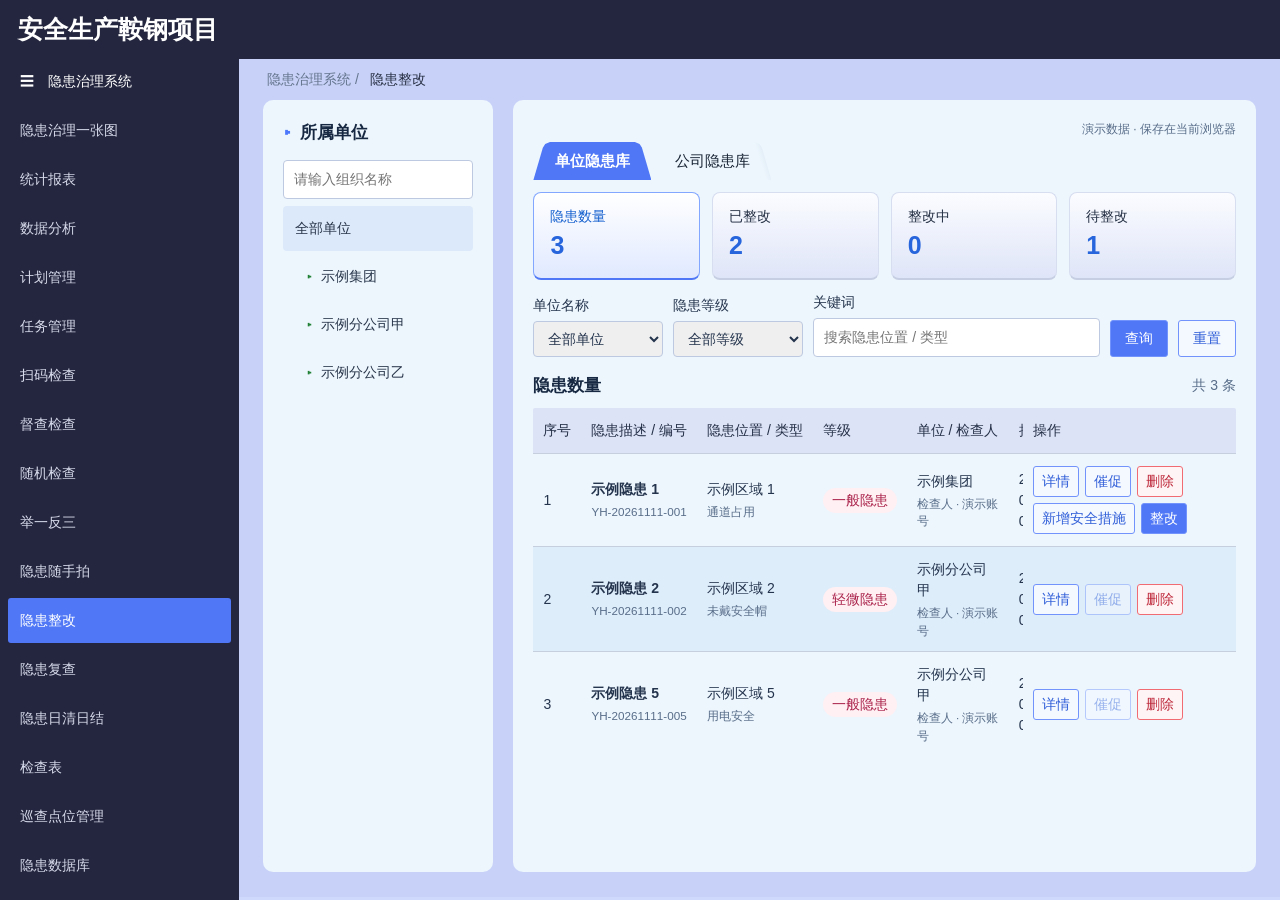
<file: rectification/index.html>
<!doctype html>
<html lang="zh-CN">
<head>
<meta charset="utf-8">
<meta name="viewport" content="width=device-width, initial-scale=1">
<title>隐患整改与复查 · 安全生产鞍钢项目</title>
<link rel="stylesheet" href="style.css">
<link rel="stylesheet" href="hazard.css?v=reviewer-picker">
<script type="module" src="hazard.js?v=reviewer-picker"></script>
</head>
<body>
<header><strong>安全生产鞍钢项目</strong></header>
<aside aria-label="系统菜单">
  <div class="system">☰　隐患治理系统</div>
  <span>隐患治理一张图</span><span>统计报表</span><span>数据分析</span><span>计划管理</span>
  <span>任务管理</span><span>扫码检查</span><span>督查检查</span><span>随机检查</span>
  <span>举一反三</span><span>隐患随手拍</span>
  <a id="fixMenu" href="hazard.html">隐患整改</a>
  <a id="reviewMenu" href="hazard-review.html">隐患复查</a>
  <span>隐患日清日结</span><span>检查表</span><span>巡查点位管理</span><span>隐患数据库</span>
</aside>
<main>
  <div class="crumb">隐患治理系统 / <span id="pageName"></span></div>
  <nav class="mobile-menu" aria-label="隐患治理"><a href="hazard.html">隐患整改</a><a href="hazard-review.html">隐患复查</a></nav>
  <div class="ledger-layout">
  <section class="org-panel" aria-labelledby="orgTitle">
    <h2 id="orgTitle">所属单位</h2>
    <input id="orgSearch" type="search" placeholder="请输入组织名称" aria-label="搜索所属单位">
    <div id="orgList"></div>
  </section>
  <section class="workspace">
    <span id="connection" role="status">正在连接</span>
    <div id="hazardScope" class="scope" role="tablist" aria-label="隐患层级">
      <button id="scope-unit" type="button" role="tab" data-scope="unit" aria-selected="true" aria-controls="rectificationPanel">单位隐患库</button>
      <button id="scope-company" type="button" role="tab" data-scope="company" aria-selected="false" aria-controls="rectificationPanel" tabindex="-1">公司隐患库</button>
    </div>
    <div id="rectificationPanel" role="tabpanel" aria-labelledby="scope-unit">
    <div id="summary" class="summary"></div>
    <form id="filters" class="filters">
      <label>单位名称<select name="unit"><option value="">全部单位</option></select></label>
      <label>隐患等级<select name="level"><option value="">全部等级</option><option>轻微隐患</option><option>一般隐患</option><option>重大隐患</option></select></label>
      <label class="keyword">关键词<input name="keyword" type="search" placeholder="搜索隐患位置 / 类型"></label>
      <button type="submit" class="primary">查询</button><button type="reset">重置</button>
    </form>
    <div class="list-heading"><h2 id="listTitle">待整改</h2><div><button id="batch" hidden>批量复查</button><span id="total"></span></div></div>
    <div id="records" class="table-wrap"></div>
    </div>
  </section>
  </div>
</main>
<dialog id="editor" aria-labelledby="dialogTitle"><div id="dialogBody"></div></dialog>
<div id="notice" role="status" hidden></div>
</body>
</html>
</file>
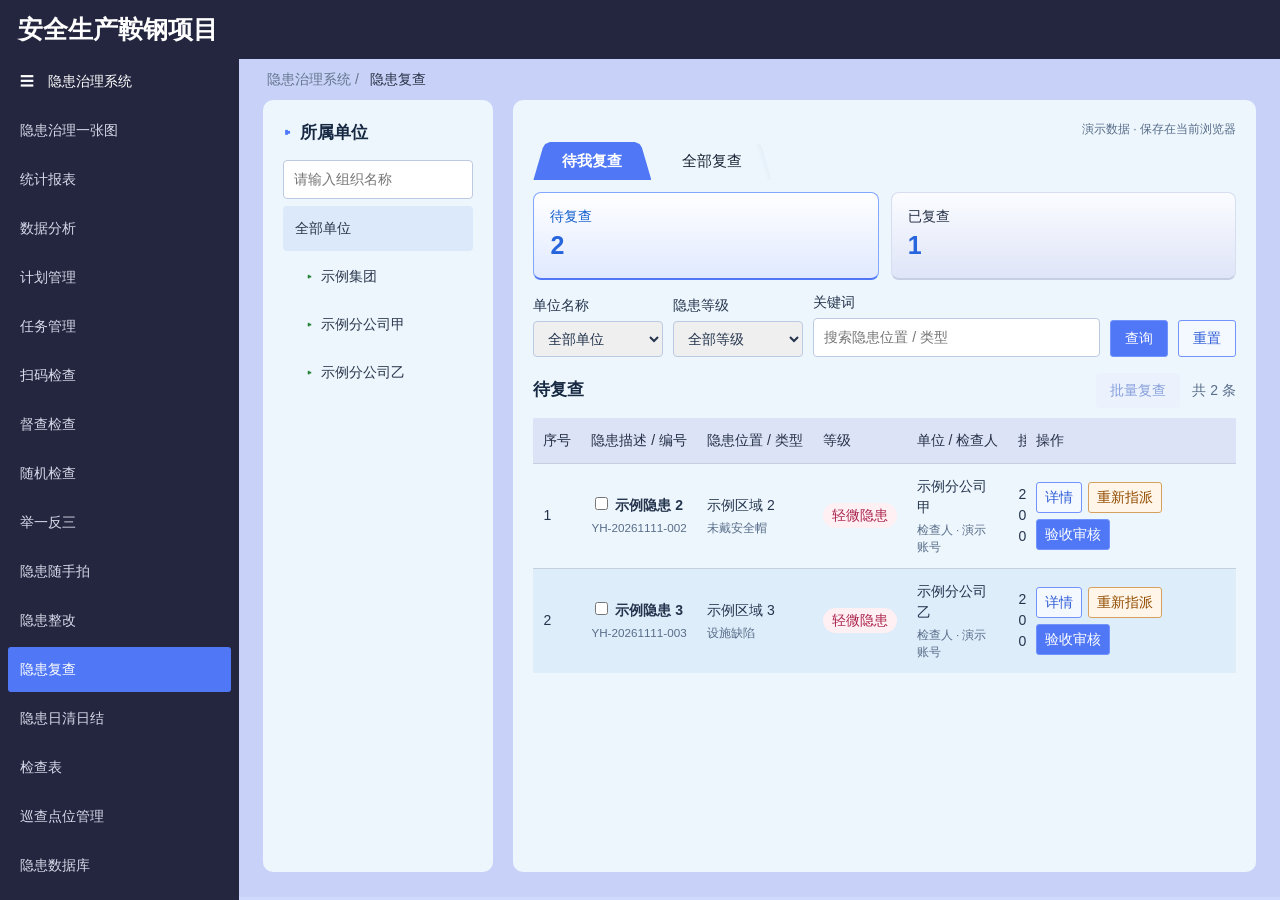
<file: rectification/hazard-review.html>
<!doctype html>
<html lang="zh-CN">
<head>
<meta charset="utf-8">
<meta name="viewport" content="width=device-width, initial-scale=1">
<title>隐患复查 · 安全生产鞍钢项目</title>
<link rel="stylesheet" href="style.css">
<link rel="stylesheet" href="hazard.css?v=reviewer-picker">
<script type="module" src="hazard.js?v=reviewer-picker"></script>
</head>
<body>
<header><strong>安全生产鞍钢项目</strong></header>
<aside aria-label="系统菜单">
  <div class="system">☰　隐患治理系统</div>
  <span>隐患治理一张图</span><span>统计报表</span><span>数据分析</span><span>计划管理</span>
  <span>任务管理</span><span>扫码检查</span><span>督查检查</span><span>随机检查</span>
  <span>举一反三</span><span>隐患随手拍</span>
  <a id="fixMenu" href="hazard.html">隐患整改</a>
  <a id="reviewMenu" href="hazard-review.html">隐患复查</a>
  <span>隐患日清日结</span><span>检查表</span><span>巡查点位管理</span><span>隐患数据库</span>
</aside>
<main>
  <div class="crumb">隐患治理系统 / <span id="pageName"></span></div>
  <nav class="mobile-menu" aria-label="隐患治理"><a href="hazard.html">隐患整改</a><a href="hazard-review.html">隐患复查</a></nav>
  <div class="ledger-layout">
  <section class="org-panel" aria-labelledby="orgTitle">
    <h2 id="orgTitle">所属单位</h2>
    <input id="orgSearch" type="search" placeholder="请输入组织名称" aria-label="搜索所属单位">
    <div id="orgList"></div>
  </section>
  <section class="workspace">
    <span id="connection" role="status">正在连接</span>
    <div id="scope" class="scope" role="tablist" aria-label="复查范围">
      <button id="scope-mine" type="button" role="tab" data-scope="mine" aria-selected="true" aria-controls="reviewPanel">待我复查</button>
      <button id="scope-all" type="button" role="tab" data-scope="all" aria-selected="false" aria-controls="reviewPanel" tabindex="-1">全部复查</button>
    </div>
    <div id="reviewPanel" role="tabpanel" aria-labelledby="scope-mine">
    <div id="summary" class="summary"></div>
    <form id="filters" class="filters">
      <label>单位名称<select name="unit"><option value="">全部单位</option></select></label>
      <label>隐患等级<select name="level"><option value="">全部等级</option><option>轻微隐患</option><option>一般隐患</option><option>重大隐患</option></select></label>
      <label class="keyword">关键词<input name="keyword" type="search" placeholder="搜索隐患位置 / 类型"></label>
      <button type="submit" class="primary">查询</button><button type="reset">重置</button>
    </form>
    <div class="list-heading"><h2 id="listTitle">待整改</h2><div><button id="batch" hidden>批量复查</button><span id="total"></span></div></div>
    <div id="records" class="table-wrap"></div>
    </div>
  </section>
  </div>
</main>
<dialog id="editor" aria-labelledby="dialogTitle"><div id="dialogBody"></div></dialog>
<div id="notice" role="status" hidden></div>
</body>
</html>
</file>
<file: rectification/style.css>
*{box-sizing:border-box}
body{margin:0;background:#c7d3fa;color:#252941;font:15px/1.5 "PingFang SC","Microsoft YaHei",sans-serif}
header{height:62px;background:#24273f;color:white;display:flex;align-items:center;justify-content:space-between;padding:0 24px}
header strong{font-size:24px}header span{font-size:14px}
aside{position:fixed;inset:62px auto 0 0;width:240px;background:#24273f;color:#d6daea}
aside>*{display:block;padding:13px 20px;color:inherit;text-decoration:none}
aside .system{color:#fff}aside a[aria-current]{background:#4a72fa;color:#fff}
main{margin-left:240px;padding:15px;min-height:calc(100vh - 62px)}
.crumb{color:#536481;margin-bottom:12px}
nav{display:flex;gap:6px}nav button{border-radius:9px 9px 0 0;background:#ebf4ff;color:#273850;padding:9px 20px}
nav button[aria-pressed=true],button.primary{background:#4b70f9;color:#fff}
button{font:inherit;cursor:pointer;border:0;border-radius:4px;padding:7px 14px;background:#eaf0ff;color:#244abc}
button:disabled{opacity:.5;cursor:default}
#content{background:white;padding:24px;min-height:380px}
.toolbar,.actions,.dialog-heading{display:flex;align-items:center;justify-content:space-between;gap:12px}
.toolbar{margin-bottom:20px}.toolbar h1,.dialog-heading h2{font-size:19px;margin:0}
.toolbar p{margin:4px 0 0;color:#566784}
.table-wrap{overflow:auto}table{border-collapse:collapse;width:100%;text-align:left}
th,td{padding:12px 14px}th{background:#b6c7ed;white-space:nowrap}
tbody tr:nth-child(even){background:#e0edfc}.empty{text-align:center;color:#566784;padding:35px}
dialog{width:min(760px,94vw);border:1px solid #e4e8f1;border-radius:6px;padding:20px;color:#303133;max-height:90vh}
.dialog-heading {
  min-height: 50px;
  margin: -20px -20px 16px;
  padding: 0 12px 0 20px;
  border-bottom: 1px solid #e4e8f1;
}
.dialog-heading h2 { font-size: 16px; font-weight: 600; }
.dialog-heading .dialog-close {
  display: grid;
  place-items: center;
  flex: 0 0 32px;
  width: 32px;
  height: 32px;
  padding: 0;
  background: transparent;
  color: #60656f;
  font-size: 22px;
  line-height: 1;
}
.dialog-heading .dialog-close:hover { background: #edf2ff; color: #4b70f9; }
.dialog-heading .dialog-close:focus-visible { outline: 2px solid #4b70f9; outline-offset: 1px; }
dialog::backdrop{background:#161e3d80}
form{margin-top:18px}
.fields{display:grid;grid-template-columns:1fr 1fr;gap:14px}
label{display:grid;gap:5px}label.full{grid-column:1/-1}
input,select{width:100%;min-width:0;padding:8px 10px;border:1px solid #bdc9e0;border-radius:4px;font:inherit;color:inherit}
.lookup{display:flex;gap:8px}.lookup button{white-space:nowrap}
.actions{justify-content:flex-end;margin-top:20px}
.hint{color:#566784}.error{color:#b52222}
.card{margin-top:16px;border:2px solid #207ba5;overflow-wrap:anywhere}
.card h3{margin:0;padding:14px;text-align:center;font-size:22px}
.card-grid{display:grid;grid-template-columns:1fr 100px 1.5fr;border-block:1px solid #207ba5}
.card-grid>div,.card p{padding:12px;margin:0}.card-grid>div+div{border-left:1px solid #207ba5}
.photo{display:grid;place-items:center;background:#edf5fb;color:#546780;text-align:center}
dt{color:#546780;font-size:13px}dd{margin:3px 0 9px;font-weight:600}
#notice{position:fixed;bottom:22px;right:22px;background:#174e3e;color:white;padding:10px 16px;border-radius:5px}
@media(max-width:760px){aside{width:142px}aside>*{padding:10px}main{margin-left:142px}#content{padding:12px}.toolbar{align-items:flex-start;flex-wrap:wrap}.fields{grid-template-columns:1fr}}
@media print{body>*:not(dialog),dialog button,.dialog-heading,.actions{display:none!important}dialog{position:static;width:100%;max-width:none;border:0;margin:0;padding:0}dialog::backdrop{background:transparent}}
.card-filters { display: flex; flex-wrap: wrap; gap: 12px; align-items: flex-end; margin: 0 0 18px; }
.card-filters input { min-width: 235px; }
.card-filters select { min-width: 135px; }
.card { position: relative; }
.electronic-seal {
  position: absolute;
  right: 18px;
  bottom: 12px;
  width: 106px;
  height: 106px;
  border: 3px double #bd2424;
  border-radius: 50%;
  color: #bd2424;
  display: flex;
  flex-direction: column;
  align-items: center;
  justify-content: center;
  padding: 8px;
  text-align: center;
  line-height: 1.1;
  background: #fff8;
  transform: rotate(-12deg);
  pointer-events: none;
}
.electronic-seal span { font-size: 12px; }
.electronic-seal strong { font-size: 27px; margin: 4px 0; }
.card:has(.electronic-seal) p { min-height: 64px; padding-right: 135px; }
@media print {
  .electronic-seal { print-color-adjust: exact; }
  #dialogBody > p { display: none; }
}
.record-actions { min-width: 225px; }
.record-actions button { margin: 2px 4px 2px 0; white-space: nowrap; }
.record-status { display: inline-block; white-space: nowrap; border-radius: 4px; padding: 3px 8px; background: #eef0f5; color: #465268; }
.record-status[data-status="待审核"] { background: #fff0cb; color: #794a08; }
.record-status[data-status="审核驳回"] { background: #fce6e6; color: #a32a32; }
.record-status[data-status="有效"] { background: #def4e9; color: #185b43; }
</file>
<file: rectification/hazard.css>
:root{--border:#d7e3f3;--muted:#586d89;--blue:#176be2}
body{background:#ced9fb;color:#24344d;font-size:14px}
aside{width:212px}
main{margin-left:212px;padding:20px 24px}
.workspace{background:#eff7ff;border:1px solid #e7f0ff;border-radius:12px;padding:24px;min-height:calc(100vh - 138px)}
.heading,.list-heading{display:flex;align-items:center;justify-content:space-between;gap:12px}
.heading{margin-bottom:20px}
h1,h2,h3{margin:0;color:#172942}h1{font-size:23px}h2{font-size:17px}h3{font-size:15px}
#connection{font-size:13px;color:var(--muted);text-align:right}
#stages{border-bottom:1px solid var(--border)}
#stages button{background:transparent;border-radius:0;border-bottom:3px solid transparent}
#stages button[aria-pressed=true]{color:var(--blue);border-color:var(--blue);font-weight:600}
.summary{display:grid;grid-template-columns:repeat(2,minmax(0,1fr));gap:14px;margin:18px 0}
.metric{text-align:left;background:white;border:1px solid var(--border);border-top:3px solid #98b8e9;border-radius:8px;color:#435c7e;padding:13px 16px}
.metric[aria-pressed=true]{border-color:#81adf8;border-top-color:var(--blue);background:#f7fbff;color:#135fce}
.metric strong{display:block;font-size:25px;color:#213d66}
.filters{display:flex;flex-wrap:wrap;gap:12px;align-items:end;background:white;border:1px solid var(--border);border-radius:8px;padding:14px;margin:0}
.filters label{min-width:130px}.filters .keyword{flex:1;min-width:165px}
.list-heading{margin:20px 0 12px}.list-heading>div{display:flex;align-items:center;gap:12px;color:var(--muted)}
.table-wrap{border:1px solid var(--border);border-radius:8px;background:white}
th{background:#e1e9fb;color:#425c82;font-weight:500}
td{border-bottom:1px solid #e7eef8}tr:last-child td{border-bottom:0}
td,th{padding:12px}td small{display:block;color:var(--muted);margin-top:3px}
.row-actions{display:flex;flex-wrap:wrap;gap:6px}.row-actions button{padding:4px 8px;white-space:nowrap}.orange{color:#a65100;background:#fff0df}
.pill{display:inline-block;padding:2px 9px;border-radius:20px;background:#e7f0ff;color:#165fb9;white-space:nowrap}
.level{background:#fff0f3;color:#aa224b}.done{background:#e5f8ed;color:#146543}
button.primary{background:linear-gradient(100deg,#0879ff,#6354ef)}
button:focus-visible,input:focus-visible,select:focus-visible,textarea:focus-visible{outline:2px solid var(--blue);outline-offset:2px}
#editor{width:min(650px,100vw);max-width:100vw;height:100dvh;max-height:100dvh;margin:0 0 0 auto;border:0;border-radius:0;padding:0}
.dialog-heading{position:sticky;top:0;background:white;z-index:1;border-bottom:1px solid var(--border);padding:16px 22px}
.drawer-body{padding:18px 22px}.drawer-body form{display:grid;gap:16px}
.context{background:#eff7ff;border-radius:8px;padding:14px;overflow-wrap:anywhere}
.context p{margin:5px 0;color:var(--muted)}
textarea{resize:vertical;min-height:100px;padding:10px;border:1px solid #bdc9e0;border-radius:6px;font:inherit}
.count{text-align:right;color:var(--muted);font-size:12px}
.required{color:#bd2244}fieldset{border:1px solid var(--border);border-radius:6px;margin:0;min-width:0}
input[type=checkbox],input[type=radio]{width:auto;accent-color:var(--blue)}
.people{max-height:235px;overflow:auto}.people label{display:flex;align-items:center;padding:9px;border-bottom:1px solid #e9eef6}.people small{margin-left:auto}
.chips,.photos{display:flex;flex-wrap:wrap;gap:8px;margin-top:6px}.chips span{padding:4px 8px;background:#edf3ff;border-radius:6px}
.photos img{width:90px;height:68px;object-fit:cover;border-radius:6px}
.history{padding-left:20px;overflow-wrap:anywhere}.history li{margin-bottom:12px;white-space:pre-wrap}
[hidden]{display:none!important}
@media(max-width:600px){
  header{height:48px;padding:0 14px;background:#2864f7}header strong{font-size:16px}header span{font-size:12px}
  aside,.crumb{display:none}main{margin:0;padding:0}.workspace{padding:14px;border:0;border-radius:0}
  h1{font-size:18px}.heading{margin-bottom:12px}.filters label{min-width:120px;flex:1}
  table,tbody,tr,td{display:block}thead{display:none}.table-wrap{background:transparent;border:0}
  tbody tr{margin-bottom:10px;padding:8px 12px;background:white!important;border:1px solid var(--border);border-radius:8px}
  td{border:0;padding:3px 0}td[data-label]::before{content:attr(data-label) '　';color:var(--muted)}
  td:first-child small{display:inline;margin-left:8px}.row-actions{justify-content:flex-end;margin-top:6px}
}

/* Ledger layout follows the existing PC hazard management screen. */
header{height:59px;background:#24263f;padding-inline:18px 34px}
header strong{font-size:25px;font-weight:800}
aside{inset:59px auto 0 0;width:239px;overflow:auto;background:#24263f;padding:0 8px}
aside>*{padding:12px 12px;margin-bottom:4px;border-radius:3px}
aside a[aria-current]{background:#5078f6}
main{margin-left:239px;padding:10px 24px 24px;background:#c8d2f8}
.crumb{margin:0 0 10px 4px;color:#65758e}.crumb span{color:#283044;margin-left:7px}
.ledger-layout{display:grid;grid-template-columns:clamp(180px,18vw,323px) minmax(0,1fr);gap:20px}
.org-panel,.workspace{background:#edf6fd;border:0;border-radius:10px;min-height:calc(100vh - 128px)}
.org-panel{padding:20px}.org-panel h2{margin-bottom:14px}
.org-panel h2::before{content:'▸';color:#4d78fc;margin-right:8px}
#orgList{display:grid;gap:3px;margin-top:7px}
#orgList button{text-align:left;background:transparent;color:#28354a;padding:12px}
#orgList button[aria-pressed=true]{background:#dce9fa}
#orgList button:not(:first-child){padding-left:23px}
#orgList button:not(:first-child)::before{content:'▸';color:#238137;margin-right:8px}
.workspace{padding:20px;min-width:0}
#connection{display:block;text-align:right;font-size:12px}
.summary{grid-template-columns:repeat(4,minmax(0,1fr));margin:8px 0 12px;gap:12px}
.summary:has(.metric:nth-child(2):last-child){grid-template-columns:repeat(2,minmax(0,1fr))}
.metric{background:linear-gradient(#fbfcff,#dfe5f8);border:1px solid #d7def0;border-bottom:2px solid #c6cee3;border-radius:8px;color:#243044}
.metric[aria-pressed=true]{background:linear-gradient(#fff,#e0e9ff);border:1px solid #83a7ff;border-bottom:2px solid #5078f6}
.metric strong{color:#2765dc}
.filters{background:transparent;border:0;padding:0;gap:10px}
.filters button,.row-actions button{border:1px solid #7293fc;background:#f4f8ff;color:#305fd8;border-radius:3px}
.filters button.primary,.row-actions button.primary{background:#5078f6;color:white}
.row-actions button.orange{border-color:#d6a15e;color:#934c00;background:#fff6e9}
.list-heading{margin:16px 0 10px}
.table-wrap{border:0;border-radius:2px;background:#edf6fd}
table{min-width:910px}
th{background:#dce3f7;color:#253047;white-space:nowrap}
td,th{border-bottom:1px solid #c5cfde;padding:12px 10px}
td{height:76px}
tbody tr:nth-child(even){background:#deedfa}
th:last-child,td:last-child{position:sticky;right:0;min-width:210px;box-shadow:-4px 0 9px #33465b12}
td:last-child{background:#edf6fd}tr:nth-child(even) td:last-child{background:#deedfa}
.mobile-menu{display:none}
@media(max-width:600px){
  header{padding-inline:12px}header strong{font-size:16px}
  main{margin:0;padding:10px}.ledger-layout{display:block}.org-panel{display:none}
  .mobile-menu{display:flex;gap:8px;margin-bottom:10px}.mobile-menu a{background:#edf6fd;padding:6px 12px;color:#244abc;text-decoration:none;border-radius:4px}
  .workspace{padding:12px}.summary{gap:6px}.metric{padding:8px}.metric strong{font-size:20px}
  table{min-width:0}td{height:auto;border:0}td:last-child{position:static;min-width:0;box-shadow:none;background:transparent!important}
  td:first-child{display:none}
}
@media(min-width:601px) and (max-width:1100px){
  aside{width:147px}aside>*{padding-inline:9px}
  main{margin-left:147px;padding-inline:12px}.ledger-layout{display:block}.org-panel{display:none}
  .workspace{padding:13px}.summary{gap:7px}.metric{padding:8px}
}
.row-actions button:disabled{opacity:.45;cursor:not-allowed}
button.danger,.row-actions button.danger{border:1px solid #f16b73;color:#bd283a;background:#fff4f5}

#editor.assignment-dialog,.reviewer-dialog{
  width:min(1434px,calc(100vw - 32px));height:auto;max-height:calc(100dvh - 32px);
  margin:auto;border:1px solid #e0e5ee;border-radius:5px;
}
.assignment-dialog .dialog-heading{padding:16px 24px}
.assignment-dialog .dialog-heading h2::before{content:'▸';color:#5078f6;margin-right:8px}
.assignment-dialog .drawer-body{padding:0}
.assignment-dialog .drawer-body form{margin:0;padding:18px 24px 0;gap:14px}
.selected-people{display:grid;grid-template-columns:auto minmax(0,1fr);align-items:start;gap:12px}
.selected-people>span{padding-top:6px}
.selected-people .chips{border:1px solid #d8deea;border-radius:3px;min-height:34px;padding:4px 8px;margin:0;align-items:center}
.selected-people .chips button{padding:0 4px}
.picker-grid{display:grid;grid-template-columns:minmax(150px,1fr) minmax(0,3fr);gap:10px}
.picker-units,.picker-results{border:1px solid #dddfe6;border-radius:3px;padding:10px;min-width:0}
.picker-units input,.picker-results input[type=search]{height:35px}
.picker-tabs{display:flex;flex-wrap:wrap;margin:10px -10px 4px;background:#f1f3f7}
.picker-tabs button{flex:1;padding:9px 5px;background:transparent;color:#262c35;border-radius:0;border-bottom:2px solid transparent}
.picker-tabs button[aria-pressed=true]{border-color:#24263f;font-weight:700}
#pickerUnits{display:grid;gap:3px}
#pickerUnits button{text-align:left;background:white;color:#2c3749}
#pickerUnits button[aria-pressed=true]{background:#eaf0ff;color:#214ab6}
.picker-results input[type=search]{display:block;width:min(100%,350px);margin:0 0 8px auto}
.picker-table{max-height:42vh;overflow:auto;border:1px solid #e7eaf0}
.picker-table table{display:table;min-width:565px}
.picker-table thead{display:table-header-group;position:sticky;top:0;z-index:1}
.picker-table tbody{display:table-row-group}
.picker-table tr{display:table-row}
.picker-table th,.picker-table td{display:table-cell;height:auto;padding:9px 10px;border-bottom:1px solid #e7eaf0}
.picker-table th{background:#ebeff5}
.picker-table th:last-child,.picker-table td:last-child{position:static;min-width:80px;box-shadow:none}
.picker-table tbody tr:nth-child(even),.picker-table td:last-child{background:#f7f8fb}
#pickerCount{text-align:right;margin:8px 0;color:#58677e}
.assignment-dialog .actions{position:sticky;bottom:0;background:white;border-top:1px solid #e8ebf2;margin:0 -24px;padding:10px 24px}
@media(max-width:600px){
  .picker-grid{grid-template-columns:1fr}
  .picker-units{max-height:180px;overflow:auto}
  .picker-table{max-height:30vh}
}
.scope{
  display:flex;align-items:end;gap:2px;margin:4px 0 12px;
}
.scope [role=tab]{
  --tab-fill:#edf6fd;
  position:relative;isolation:isolate;min-width:118px;min-height:38px;
  padding:7px 21px;background:transparent;color:#172333;
  border-radius:0;font-size:15px;white-space:nowrap;
}
.scope [role=tab]::before{
  content:"";position:absolute;inset:0;z-index:-1;
  background:var(--tab-fill);
  clip-path:polygon(0 100%,8% 15%,10% 5%,14% 0,86% 0,90% 5%,92% 15%,100% 100%);
}
.scope [aria-selected=false]::before{
  background:linear-gradient(72deg,var(--tab-fill) 87%,#d4e0eb);
}
.scope [aria-selected=false]:hover{--tab-fill:#e1ecff;color:#244fbc}
.scope [aria-selected=true]{--tab-fill:#5078f6;color:#fff;font-weight:600}
.scope [role=tab]:focus-visible{outline:2px solid #2952d0;outline-offset:1px}

#editor.delete-dialog{
  width:min(450px,calc(100vw - 32px));height:auto;margin:auto;border-radius:5px;
  box-shadow:0 12px 36px #15243b35;
}
#editor.delete-dialog::backdrop{background:#0006}
.delete-dialog .dialog-heading{border:0;padding:16px 24px 0 28px}
.delete-dialog h2{display:flex;align-items:center;gap:7px;color:#202428}
.delete-warning{
  display:inline-grid;place-items:center;width:23px;height:23px;
  border-radius:50%;background:#e6a23c;color:white;font-size:16px;
}
.delete-dialog .dialog-heading button{background:transparent;color:#666;padding:3px 5px}
.delete-dialog .drawer-body{padding:10px 24px 20px 28px}
.delete-dialog .drawer-body form{margin:0;gap:0}
.delete-dialog p{margin:0 0 16px;color:#30343a}
.delete-dialog .error:empty{display:none}
.delete-dialog .actions{margin:0;gap:10px}
.delete-dialog .actions [data-close]{background:white;color:#30343a;border:1px solid #dcdfe6}
.delete-dialog .actions .primary{background:#5078f6;border:1px solid #5078f6}

#notice[data-tone="success"],#notice[data-tone="error"]{
  inset:20px auto auto 50%;transform:translateX(-50%);z-index:10;
  display:flex;align-items:center;gap:9px;background:#f0f9eb;color:#42722c;
  border:1px solid #e1f3d8;
}
#notice[data-tone="success"]::before{
  content:"✓";display:grid;place-items:center;width:16px;height:16px;
  border-radius:50%;background:#67a747;color:white;font-size:11px;
}
#notice[data-tone="error"]{background:#fef0f0;color:#a42828;border-color:#fde2e2}

.reviewer-field{display:flex;align-items:center;flex-wrap:wrap;gap:8px;padding:10px;background:#f1f6fc}
.reviewer-field .chips{margin:0}
.reviewer-field .chips:empty{display:none}
.reviewer-field .chips span{border:1px solid #d9dce4;background:#fff;border-radius:3px}
.reviewer-field button{background:transparent;padding:0 5px}
#addReviewer{font-size:20px;color:#253044}
.reviewer-dialog{padding:0;max-width:calc(100vw - 32px)}
.reviewer-dialog::backdrop{background:#17243b55}
.reviewer-picker-body{display:grid;gap:14px;padding:18px 24px 0}
</file>
